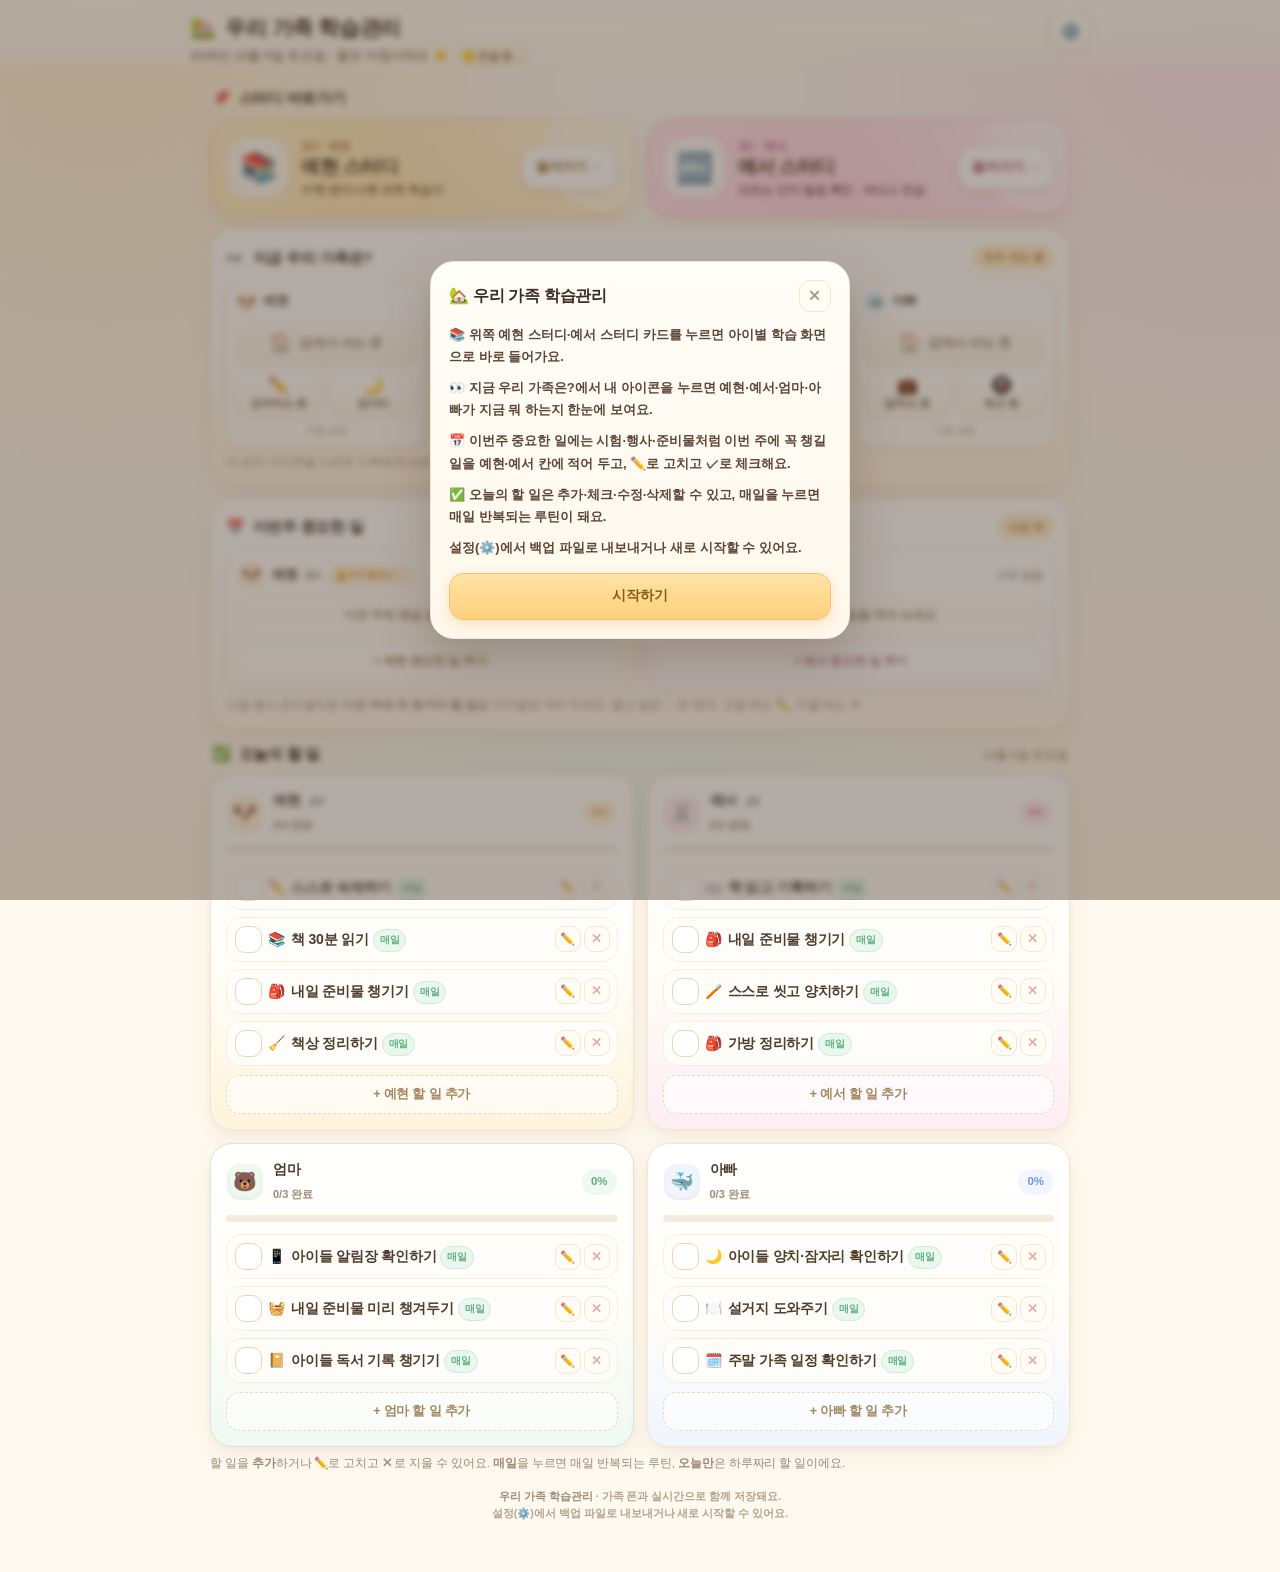
<file: index.html>
<!DOCTYPE html>
<html lang="ko">
<head>
<meta charset="utf-8">
<meta name="viewport" content="width=device-width, initial-scale=1, viewport-fit=cover">
<meta name="theme-color" content="#FFF9EF">
<meta name="description" content="엄마가 관리하는 우리 가족 학습·할 일 대시보드. 예현·예서 스터디 바로가기와 지금 우리 가족은?, 이번주 중요한 일, 오늘의 할 일.">
<meta name="robots" content="noindex, nofollow, noarchive" />
<meta name="referrer" content="no-referrer">
<meta name="apple-mobile-web-app-capable" content="yes">
<meta name="apple-mobile-web-app-status-bar-style" content="default">
<meta name="apple-mobile-web-app-title" content="우리 가족">
<meta name="format-detection" content="telephone=no">
<title>🏡 우리 가족 학습관리</title>
<link rel="icon" href="data:image/svg+xml,%3Csvg%20xmlns='http://www.w3.org/2000/svg'%20viewBox='0%200%20100%20100'%3E%3Ctext%20y='.9em'%20font-size='90'%3E%F0%9F%8F%A1%3C/text%3E%3C/svg%3E">
<style>
/* =========================================================
   우리 가족 학습관리 대시보드 — 예현·예서 먼저
   스터디 바로가기 + 지금 우리 가족은? + 이번주 중요한 일 + 오늘의 할 일
   ========================================================= */
:root{
  --bg:#FFF9EF;
  --card:#FFFDF8;
  --ink:#4A3A2E;
  --ink-strong:#3B2C21;
  --muted:#9C8A78;
  --line:#F2E5D3;
  --line-soft:#F8EEE0;

  --dog:#FFE7BE;
  --dog-deep:#E9A94E;
  --dog-soft:#FFF3DA;

  --rabbit:#FFDCE8;
  --rabbit-deep:#E97FA5;
  --rabbit-soft:#FFEDF4;

  --mint:#DFF3E5;
  --mint-deep:#5FAE80;
  --mint-soft:#EDF8F0;

  --sky:#E4EFFF;
  --sky-deep:#6E97D9;
  --sky-soft:#F0F5FF;

  --butter:#FFF0C4;
  --butter-deep:#D9A93C;

  --shadow:0 8px 22px rgba(168,132,86,.10), 0 2px 5px rgba(168,132,86,.06);
  --shadow-soft:0 3px 10px rgba(168,132,86,.07);
  --r:22px;
}

*{box-sizing:border-box;-webkit-tap-highlight-color:transparent;}
html{-webkit-text-size-adjust:100%;}
body{
  margin:0;
  color:var(--ink);
  font-family:-apple-system,BlinkMacSystemFont,"Apple SD Gothic Neo","Malgun Gothic","Noto Sans KR","Segoe UI",Roboto,sans-serif;
  font-size:15px;
  line-height:1.55;
  background-color:var(--bg);
  background-image:
    radial-gradient(circle at 8% 0%, #FFEFCF 0, rgba(255,239,207,0) 34%),
    radial-gradient(circle at 96% 3%, #FFE7EE 0, rgba(255,231,238,0) 30%),
    radial-gradient(circle at 50% 100%, #E9F7EE 0, rgba(233,247,238,0) 42%),
    linear-gradient(180deg,#FFFBF4 0%, #FFF6E9 100%);
  background-attachment:fixed;
  min-height:100vh;
  overflow-x:hidden;
  -webkit-font-smoothing:antialiased;
}
button{font:inherit;color:inherit;}
input,select{font:inherit;color:inherit;}
h1,h2,h3,p{margin:0;}
a{color:inherit;}

/* ---------- 상단 바 ---------- */
.topbar{
  position:sticky;top:0;z-index:40;
  background:linear-gradient(180deg,rgba(255,251,244,.97) 0%,rgba(255,250,241,.88) 72%,rgba(255,250,241,0) 100%);
  backdrop-filter:blur(10px);
  -webkit-backdrop-filter:blur(10px);
  padding:calc(12px + env(safe-area-inset-top)) 14px 8px;
}
.topbar-inner{
  max-width:900px;margin:0 auto;
  display:flex;align-items:flex-start;justify-content:space-between;gap:10px;
}
.brand h1{
  font-size:19px;font-weight:800;letter-spacing:-.4px;color:var(--ink-strong);word-break:keep-all;
}
.brand h1 span{margin-right:4px;}
.dateline{
  margin-top:2px;font-size:12.5px;color:var(--muted);font-weight:600;letter-spacing:-.1px;
  display:flex;align-items:center;flex-wrap:wrap;gap:5px;
}
/* 가족 실시간 동기화 상태 */
.sync-badge{
  display:inline-block;padding:1px 7px;border-radius:999px;
  font-size:10.5px;font-weight:700;letter-spacing:-.2px;line-height:1.5;
  color:#4E7F5F;background:#EAF6EE;border:1px solid #CFE9D8;
  white-space:nowrap;cursor:default;
}
.sync-badge[data-state="connecting"]{color:#8A7440;background:#FDF6E3;border-color:#F2E4BE;}
.sync-badge[data-state="offline"],
.sync-badge[data-state="error"]{color:#94663F;background:#FBF1E2;border-color:#F0DCC0;}
.topbar-actions{flex:0 0 auto;display:flex;align-items:center;gap:8px;}
.icon-btn{
  flex:0 0 auto;
  width:40px;height:40px;border-radius:14px;padding:0;
  border:1px solid var(--line);
  background:linear-gradient(180deg,#FFFFFF,#FFF8EC);
  box-shadow:var(--shadow-soft);
  font-size:17px;line-height:38px;
  display:block;text-align:center;
  cursor:pointer;transition:transform .12s ease;
}
.icon-btn:active{transform:scale(.94);}
@media (max-width:470px){ .brand h1{font-size:17px;} }

/* ---------- 레이아웃 ---------- */
.wrap{max-width:900px;margin:0 auto;padding:6px 14px 30px;}
.card{
  background:var(--card);
  border:1px solid var(--line);
  border-radius:var(--r);
  box-shadow:var(--shadow);
  padding:15px;
  position:relative;
  overflow:hidden;
}
.block{margin-top:12px;}
.card-head{
  display:flex;align-items:center;justify-content:space-between;gap:8px;
  margin-bottom:11px;
}
.card-head h2{
  flex:1 1 auto;min-width:0;
  font-size:15px;font-weight:800;letter-spacing:-.3px;color:var(--ink-strong);
}
.card-head h2 span{margin-right:4px;}
.pill{
  white-space:nowrap;font-size:10.5px;font-weight:800;color:#B0762B;
  background:#FFF0CE;border:1px solid #F6DCA4;border-radius:99px;padding:3px 9px;
}
.hint{font-size:11.5px;color:var(--muted);line-height:1.45;margin-top:8px;letter-spacing:-.1px;}

/* ---------- 스터디 바로가기 ---------- */
.study-sec{margin-top:4px;}
.study-sec > h2{
  font-size:15px;font-weight:800;letter-spacing:-.3px;color:var(--ink-strong);
  margin:2px 2px 9px;
}
.study-sec > h2 span{margin-right:4px;}
.study-grid{display:grid;grid-template-columns:1fr;gap:11px;}
.study-card{
  display:flex;align-items:center;gap:13px;
  padding:16px 15px;
  border-radius:24px;
  border:1px solid rgba(255,255,255,.9);
  text-decoration:none;
  box-shadow:var(--shadow);
  position:relative;overflow:hidden;
  transition:transform .13s ease,box-shadow .15s ease;
}
.study-card:active{transform:scale(.985);}
.study-card::after{
  content:"";position:absolute;right:-30px;top:-30px;width:120px;height:120px;border-radius:50%;
  background:rgba(255,255,255,.42);pointer-events:none;
}
.study-card.yehyun{
  background:
    radial-gradient(circle at 96% 0%, #FFF6DE 0, rgba(255,246,222,0) 60%),
    linear-gradient(135deg,#FFEFC7 0%,#FFE0A6 100%);
  border-color:#F3D399;
}
.study-card.yeseo{
  background:
    radial-gradient(circle at 96% 0%, #FFF0F6 0, rgba(255,240,246,0) 60%),
    linear-gradient(135deg,#FFE3EC 0%,#FFC9DC 100%);
  border-color:#F5B9CE;
}
.study-ico{
  flex:0 0 auto;width:54px;height:54px;border-radius:18px;
  display:grid;place-items:center;font-size:27px;line-height:1;
  background:rgba(255,255,255,.78);
  border:1px solid rgba(255,255,255,.95);
  box-shadow:inset 0 -2px 6px rgba(180,140,90,.10);
}
.study-body{flex:1 1 auto;min-width:0;position:relative;z-index:2;}
.study-kicker{
  display:block;font-size:10.5px;font-weight:800;letter-spacing:.2px;
  color:#A8823C;margin-bottom:1px;
}
.study-card.yeseo .study-kicker{color:#C05A85;}
.study-title{
  display:block;font-size:18px;font-weight:800;letter-spacing:-.5px;color:#4A3620;line-height:1.25;
}
.study-desc{
  display:block;margin-top:3px;font-size:11.5px;font-weight:700;color:#8A6E45;letter-spacing:-.2px;line-height:1.4;
  word-break:keep-all;overflow-wrap:break-word;
}
.study-card.yeseo .study-desc{color:#9A5A77;}
.study-go{
  flex:0 0 auto;position:relative;z-index:2;
  display:inline-flex;align-items:center;gap:3px;
  padding:10px 13px;border-radius:14px;
  background:#FFFFFF;color:#8A5E1B;
  font-size:12.5px;font-weight:800;letter-spacing:-.2px;white-space:nowrap;
  box-shadow:0 3px 9px rgba(180,140,80,.20);
}
.study-card.yeseo .study-go{color:#A63E67;}
@media (min-width:700px){
  .study-grid{grid-template-columns:1fr 1fr;gap:13px;}
  .study-card{padding:18px 17px;}
  .study-ico{width:60px;height:60px;font-size:30px;border-radius:20px;}
  .study-title{font-size:19px;}
  .study-desc{font-size:12px;}
}
@media (max-width:359px){
  .study-ico{width:46px;height:46px;font-size:23px;border-radius:15px;}
  .study-title{font-size:16px;}
  .study-go{padding:9px 10px;font-size:11.5px;}
}

/* ---------- 지금 우리 가족은? (상태판) ---------- */
.status-card{background:linear-gradient(180deg,#FFFFFF 0%,#FFFAF2 58%,#FFF3E2 100%);}
.status-grid{
  display:grid;grid-template-columns:repeat(2,minmax(0,1fr));gap:8px;
}
.st-tile{
  display:flex;flex-direction:column;gap:5px;min-width:0;
  padding:8px 7px 6px;border-radius:18px;
  border:1px solid var(--line);
  background:linear-gradient(180deg,#FFFFFF,#FFFCF6);
  box-shadow:var(--shadow-soft);
}
.st-top{display:flex;align-items:center;gap:5px;min-width:0;}
.st-avatar{
  flex:0 0 auto;width:24px;height:24px;border-radius:50%;
  display:flex;align-items:center;justify-content:center;
  font-size:14px;line-height:1;background:var(--soft,#FFF7E6);
  border:1px solid rgba(255,255,255,.9);
  box-shadow:inset 0 -2px 4px rgba(180,140,90,.10);
}
.st-name{
  min-width:0;font-size:12.5px;font-weight:800;color:#5C4A3B;letter-spacing:-.3px;
  white-space:nowrap;overflow:hidden;text-overflow:ellipsis;
}
.st-when{margin-left:auto;flex:0 0 auto;font-size:9.5px;font-weight:800;color:#B5A492;letter-spacing:-.1px;}
.st-now{
  display:flex;flex-direction:row;align-items:center;justify-content:center;gap:6px;
  width:100%;min-height:44px;padding:5px 6px;
  border-radius:15px;cursor:pointer;
  border:1px solid rgba(255,255,255,.85);
  background:var(--soft,#FFF7E6);
  box-shadow:inset 0 -2px 6px rgba(180,140,90,.08);
  transition:transform .12s ease,box-shadow .15s ease;
}
.st-now:active{transform:scale(.96);}
.st-now .st-icon{font-size:22px;line-height:1.05;}
.st-now .st-label{
  font-size:12px;font-weight:800;color:#4F3D2F;letter-spacing:-.3px;
  text-align:left;line-height:1.2;
}
.st-now.idle{background:linear-gradient(180deg,#FFFDF8,#FBF4E9);}
.st-now.idle .st-icon{font-size:19px;opacity:.62;}
.st-now.idle .st-label{color:#9C8A78;font-weight:700;}
.st-now.just{animation:popIn .4s ease-out;}
.st-btns{display:flex;gap:5px;}
.st-btn{
  flex:1 1 0;min-width:0;cursor:pointer;
  display:flex;flex-direction:column;align-items:center;justify-content:center;gap:1px;
  padding:4px 2px 3px;border-radius:13px;
  border:1px solid var(--line);
  background:linear-gradient(180deg,#FFFFFF,#FFF8ED);
  box-shadow:0 1px 2px rgba(168,132,86,.06);
  transition:transform .12s ease,background .15s ease,border-color .15s ease;
}
.st-btn .st-icon{font-size:17px;line-height:1.05;}
.st-btn .st-label{font-size:10px;font-weight:800;color:#7A695A;letter-spacing:-.3px;white-space:nowrap;}
.st-btn.on{
  background:linear-gradient(180deg,#FFF4DC,#FFE8BC);border-color:#F3D49B;
  box-shadow:0 3px 9px rgba(224,176,90,.28), inset 0 0 0 1px rgba(255,255,255,.7);
}
.st-btn.on .st-label{color:#8A5E1B;}
.st-btn:active{transform:scale(.95);}
.st-reset{
  border:none;background:none;cursor:pointer;padding:1px 0 1px;
  font-size:10px;font-weight:800;color:#B7A794;letter-spacing:-.2px;
  transition:color .15s ease;
}
.st-reset.on{color:#C6B7A4;}
.st-reset:active{color:#8A7663;}
@media (min-width:760px){
  .status-grid{grid-template-columns:repeat(4,minmax(0,1fr));gap:10px;}
  .st-now{min-height:48px;}
  .st-now .st-icon{font-size:25px;}
  .st-now .st-label{font-size:13px;}
  .st-btn .st-label{font-size:11px;}
}

/* ---------- 할 일 보드 ---------- */
.board-head{display:flex;align-items:flex-end;justify-content:space-between;gap:8px;margin:0 2px 9px;}
.board-head h2{font-size:15px;font-weight:800;letter-spacing:-.3px;color:var(--ink-strong);}
.board-head h2 span{margin-right:4px;}
.board-head .day{margin-left:auto;font-size:11.5px;font-weight:800;color:#B3A18C;white-space:nowrap;}
.checklists{display:grid;grid-template-columns:1fr;gap:11px;}
@media (min-width:760px){ .checklists{grid-template-columns:1fr 1fr;gap:13px;} }
.list-card{
  background:linear-gradient(180deg,#FFFFFF 0%, #FFFDF8 55%, var(--tint,#FFF8EC) 100%);
}
.list-card.mom-card{border-color:#CFE8D8;}
.list-head{display:flex;align-items:center;gap:9px;}
.list-avatar{
  width:38px;height:38px;border-radius:14px;flex:0 0 auto;
  display:flex;align-items:center;justify-content:center;font-size:19px;
  background:var(--tint,#FFF3DA);
  border:1px solid rgba(255,255,255,.9);
  box-shadow:inset 0 -2px 5px rgba(180,140,90,.10);
}
.list-title{flex:1;min-width:0;}
.list-title b{display:block;font-size:14px;font-weight:800;letter-spacing:-.3px;color:#4E3C2D;}
.list-title b i{font-size:11px;font-weight:700;color:var(--muted);margin-left:3px;}
.list-title span{font-size:11px;color:var(--muted);font-weight:700;}
.pct-chip{
  white-space:nowrap;font-size:11.5px;font-weight:800;color:var(--deep,#8A6C4A);
  background:var(--tint,#FFF3DA);border:1px solid rgba(255,255,255,.9);
  padding:4px 9px;border-radius:99px;flex:0 0 auto;
}
.progress{height:7px;border-radius:99px;background:#F5EBDD;overflow:hidden;margin:10px 0 12px;}
.progress i{
  display:block;height:100%;border-radius:99px;
  background:linear-gradient(90deg,#FCE0A8,var(--deep,#E9A94E));
  transition:width .35s cubic-bezier(.3,1.2,.5,1);
}
.tasks{display:grid;gap:7px;}
.task-row{
  display:flex;align-items:center;gap:6px;
  padding:8px 7px 8px 8px;
  background:#FFFDF9;
  border:1px solid var(--line-soft);
  border-radius:15px;
  transition:background .15s ease,border-color .15s ease;
}
.task-row.done{background:var(--mint-soft);border-color:#D8EEE0;}
.check{
  width:27px;height:27px;flex:0 0 27px;border-radius:10px;cursor:pointer;
  border:1.8px solid #E6D6BF;background:#FFFFFF;
  display:grid;place-items:center;
  color:transparent;font-size:15px;font-weight:800;line-height:1;
  transition:transform .12s ease,background .15s ease,border-color .15s ease,color .15s ease;
}
.check:active{transform:scale(.9);}
.check.on{
  background:linear-gradient(180deg,#A8E0BC,#79C795);
  border-color:#6ABF8A;color:#FFFFFF;
  box-shadow:0 2px 5px rgba(110,190,145,.35);
}
.task-emoji{font-size:14px;flex:0 0 auto;}
.task-main{flex:1 1 auto;min-width:0;display:block;}
.task-text{
  font-size:13.5px;font-weight:700;color:#4E3C2D;letter-spacing:-.2px;
  overflow-wrap:anywhere;
}
.task-main .routine-chip{display:inline-block;vertical-align:middle;margin-left:4px;}
.task-row.done .task-text{color:#8FA695;text-decoration:line-through;text-decoration-thickness:1.5px;}
.routine-chip{
  flex:0 0 auto;font-size:9.5px;font-weight:800;letter-spacing:-.2px;
  padding:3px 6px;border-radius:99px;cursor:pointer;
  border:1px solid #F0E4D2;background:#FFFBF4;color:#B4A28E;
}
.routine-chip.on{background:#EAF7EE;border-color:#CDEBD9;color:#5FAE80;}
.mini-btn{
  flex:0 0 auto;width:26px;height:26px;border-radius:9px;cursor:pointer;
  border:1px solid #F2E7D7;background:#FFFCF6;
  font-size:12px;line-height:1;display:flex;align-items:center;justify-content:center;
  color:#A3937F;padding:0;transition:transform .12s ease,background .15s ease;
}
.mini-btn:active{transform:scale(.9);}
.mini-btn.del{color:#D9A9A0;}
.mini-btn.edit{color:#C4A87A;}
.task-actions{flex:0 0 auto;display:flex;align-items:center;gap:3px;}
.mini-btn.ok{width:auto;min-width:44px;padding:0 10px;height:30px;background:linear-gradient(180deg,#A8E0BC,#79C795);border-color:#6ABF8A;color:#fff;font-weight:800;font-size:12px;}
.add-btn{
  width:100%;margin-top:9px;padding:9px;border-radius:14px;cursor:pointer;
  border:1.5px dashed #EBD9BF;background:rgba(255,255,255,.6);
  font-size:12.5px;font-weight:800;color:#A2865F;letter-spacing:-.2px;
}
.add-btn:active{transform:scale(.99);}
.add-row{
  display:flex;align-items:center;gap:6px;padding:7px;border-radius:14px;
  background:#FFFCF4;border:1.5px solid #F3E2C8;
}
.task-input{
  flex:1;min-width:0;padding:8px 10px;border-radius:11px;
  border:1px solid #EFE0CB;background:#fff;font-size:13px;font-weight:700;color:var(--ink);
  outline:none;
}
.task-input:focus{border-color:#F0C88A;box-shadow:0 0 0 3px rgba(240,200,138,.22);}
.routine-toggle{
  flex:0 0 auto;display:flex;align-items:center;gap:3px;
  font-size:10.5px;font-weight:800;color:#8FA695;
}
.routine-toggle input{width:14px;height:14px;accent-color:#79C795;}
.task-row.editing{background:#FFFCF4;border-color:#F3E2C8;}
.empty{
  font-size:12px;color:var(--muted);text-align:center;padding:12px 6px;
  background:#FFFCF6;border:1.5px dashed #F0E4D2;border-radius:14px;
}
.done-note{
  margin-top:9px;font-size:11.5px;font-weight:800;color:#5FAE80;text-align:center;
  background:#EDF9F1;border:1px solid #D3EEE0;border-radius:12px;padding:6px;
  animation:popIn .35s ease-out;letter-spacing:-.2px;
}

/* ---------- 이번주 중요한 일 ---------- */
.week-card{background:linear-gradient(180deg,#FFFFFF 0%,#FFFDF7 55%,#FFF6EA 100%);}
.week-grid{display:grid;grid-template-columns:1fr;gap:11px;}
@media (min-width:760px){ .week-grid{grid-template-columns:1fr 1fr;gap:13px;} }
.week-col{
  display:flex;flex-direction:column;min-width:0;
  padding:10px 10px 9px;border-radius:18px;
  border:1px solid var(--line);
  background:linear-gradient(180deg,#FFFFFF,#FFFBF0);
  box-shadow:var(--shadow-soft);
}
.week-col.yeseo{background:linear-gradient(180deg,#FFFFFF,#FFF8FB);}
.week-head{display:flex;align-items:center;gap:7px;margin-bottom:8px;}
.week-avatar{
  flex:0 0 auto;width:28px;height:28px;border-radius:10px;
  display:flex;align-items:center;justify-content:center;font-size:15px;
  background:var(--tint,#FFF3DA);border:1px solid rgba(255,255,255,.9);
  box-shadow:inset 0 -2px 4px rgba(180,140,90,.10);
}
.week-name{font-size:13px;font-weight:800;color:#4E3C2D;letter-spacing:-.3px;white-space:nowrap;}
.week-name i{font-style:normal;font-size:10.5px;font-weight:700;color:var(--muted);margin-left:3px;}
/* 이름 옆 알림장 바로가기 (하이클래스·학교종이) */
.week-notice{
  flex:0 0 auto;display:inline-flex;align-items:center;gap:1px;
  padding:4px 8px 4px 7px;border-radius:99px;min-height:22px;
  font-size:10px;font-weight:800;letter-spacing:-.3px;line-height:1.2;
  text-decoration:none;white-space:nowrap;
  color:var(--deep,#A2865F);background:var(--tint,#FFF3DA);
  border:1px solid rgba(255,255,255,.95);
  box-shadow:0 1px 2px rgba(150,115,70,.16);
}
.week-notice:active{transform:scale(.95);}
.week-notice .week-notice-arrow{font-size:8.5px;font-weight:900;opacity:.7;margin-left:1px;}
.week-count{margin-left:auto;flex:0 0 auto;font-size:10.5px;font-weight:800;color:#B3A18C;letter-spacing:-.1px;}
.week-list{display:grid;gap:6px;margin-bottom:8px;}
.week-row{
  display:flex;align-items:center;gap:6px;padding:7px 6px 7px 7px;
  background:#FFFDF9;border:1px solid var(--line-soft);border-radius:13px;
}
.week-row.done{background:var(--mint-soft);border-color:#D8EEE0;}
.week-row.editing{background:#FFFCF4;border-color:#F3E2C8;}
.week-row .check{width:25px;height:25px;flex:0 0 25px;border-radius:9px;font-size:13px;}
.week-text{flex:1 1 auto;min-width:0;font-size:13px;font-weight:700;color:#4E3C2D;letter-spacing:-.2px;overflow-wrap:anywhere;line-height:1.4;}
.week-row.done .week-text{color:#8FA695;text-decoration:line-through;text-decoration-thickness:1.5px;}
.week-row .mini-btn{width:24px;height:24px;border-radius:8px;font-size:11px;}
.week-empty{
  font-size:11.5px;color:var(--muted);text-align:center;font-weight:700;
  padding:9px 6px;background:#FFFCF6;border:1.5px dashed #F0E4D2;border-radius:12px;
}
.week-add{
  width:100%;margin-top:auto;padding:8px;border-radius:12px;cursor:pointer;
  border:1.5px dashed #EBD9BF;background:rgba(255,255,255,.6);
  font-size:12px;font-weight:800;color:#A2865F;letter-spacing:-.2px;
}
.week-add:active{transform:scale(.99);}
.week-col.yeseo .week-add{color:#B47A94;border-color:#F2D7E2;}
.week-add-row{
  display:flex;align-items:center;gap:5px;margin-top:auto;padding:6px;border-radius:13px;
  background:#FFFCF4;border:1.5px solid #F3E2C8;
}
.week-input{
  flex:1;min-width:0;padding:7px 9px;border-radius:10px;
  border:1px solid #EFE0CB;background:#fff;font-size:12.5px;font-weight:700;color:var(--ink);outline:none;
}
.week-input:focus{border-color:#F0C88A;box-shadow:0 0 0 3px rgba(240,200,138,.22);}

/* ---------- 애니메이션 ---------- */
@keyframes popIn{
  0%{transform:scale(.7);opacity:0;}
  70%{transform:scale(1.06);opacity:1;}
  100%{transform:scale(1);opacity:1;}
}
@keyframes fadeIn{from{opacity:0;}to{opacity:1;}}
@keyframes modalIn{from{transform:translateY(16px) scale(.96);opacity:0;}to{transform:none;opacity:1;}}

/* ---------- 모달 ---------- */
.modal{position:fixed;inset:0;z-index:80;display:grid;place-items:center;padding:16px;}
.modal[hidden]{display:none;}
.modal-bg{position:absolute;inset:0;background:rgba(74,58,46,.42);backdrop-filter:blur(3px);-webkit-backdrop-filter:blur(3px);animation:fadeIn .2s ease-out;}
.modal-card{
  position:relative;z-index:2;width:100%;max-width:420px;
  max-height:86vh;overflow-y:auto;-webkit-overflow-scrolling:touch;
  background:linear-gradient(180deg,#FFFDF8,#FFF8EC);
  border:1px solid #F6E7D2;border-radius:24px;
  box-shadow:0 20px 50px rgba(90,66,40,.28);
  padding:18px;
  animation:modalIn .3s cubic-bezier(.2,1.3,.4,1);
}
.modal-head{display:flex;align-items:center;justify-content:space-between;gap:8px;margin-bottom:12px;}
.modal-head h3{font-size:16px;font-weight:800;letter-spacing:-.3px;color:var(--ink-strong);}
.modal-x{
  width:32px;height:32px;border-radius:11px;cursor:pointer;
  border:1px solid var(--line);background:#FFFCF6;color:#A3937F;
  font-size:14px;line-height:1;display:flex;align-items:center;justify-content:center;flex:0 0 auto;
}
.modal-body{font-size:13px;}
.set-row{
  display:flex;align-items:center;justify-content:space-between;gap:10px;
  padding:10px 0;border-bottom:1px dashed var(--line);
}
.set-row:last-child{border-bottom:none;}
.set-label{font-size:13px;font-weight:800;color:#57432F;}
.set-desc{font-size:11px;color:var(--muted);font-weight:600;margin-top:1px;}
.set-actions{display:flex;gap:7px;flex-wrap:wrap;margin-top:6px;}
.note-box{
  font-size:11.5px;color:#8A7A67;background:#FFF7E8;border:1px solid #F6E7C9;
  border-radius:13px;padding:9px 11px;line-height:1.5;margin-top:12px;
}
.btn{
  border-radius:14px;border:1px solid var(--line);
  padding:11px 14px;cursor:pointer;
  font-size:13.5px;font-weight:800;letter-spacing:-.2px;
  display:flex;align-items:center;justify-content:center;gap:5px;
  transition:transform .12s ease,filter .15s ease;
  box-shadow:var(--shadow-soft);
}
.btn:active{transform:scale(.97);}
.btn-primary{
  flex:1;background:linear-gradient(180deg,#FFE3A8,#FFD07B);border-color:#F2C36D;color:#8A5A16;
  box-shadow:0 4px 12px rgba(233,169,78,.30);
}
.btn-ghost{background:linear-gradient(180deg,#FFFFFF,#FFF8ED);color:#8A7663;}

/* ---------- 토스트 ---------- */
.toasts{
  position:fixed;left:0;right:0;bottom:calc(16px + env(safe-area-inset-bottom));z-index:90;
  display:flex;flex-direction:column;align-items:center;gap:6px;pointer-events:none;
  padding:0 14px;
}
.toast{
  max-width:340px;
  background:rgba(74,58,46,.94);color:#FFF8EC;
  font-size:12.5px;font-weight:800;letter-spacing:-.2px;
  padding:9px 14px;border-radius:99px;
  box-shadow:0 8px 20px rgba(74,58,46,.3);
  animation:toastIn .28s cubic-bezier(.2,1.4,.4,1), toastOut .3s ease-in 2.3s forwards;
}
@keyframes toastIn{from{transform:translateY(14px) scale(.94);opacity:0;}to{transform:none;opacity:1;}}
@keyframes toastOut{to{transform:translateY(8px) scale(.96);opacity:0;}}

/* ---------- 푸터 ---------- */
.foot{
  max-width:900px;margin:16px auto 0;padding:0 4px 10px;
  font-size:10.5px;color:#B2A28E;text-align:center;line-height:1.6;font-weight:600;
}
.foot b{color:#9C8A78;}

@media (min-width:760px){
  body{font-size:15.5px;}
  .brand h1{font-size:21px;}
  .wrap{padding:8px 20px 40px;}
  .task-text{font-size:14px;}
}

@media (prefers-reduced-motion:reduce){
  *,*::before,*::after{animation-duration:.001s !important;animation-iteration-count:1 !important;transition-duration:.001s !important;}
}
</style>
</head>
<body>
<header class="topbar">
  <div class="topbar-inner">
    <div class="brand">
      <h1><span aria-hidden="true">🏡</span> 우리 가족 학습관리</h1>
      <p class="dateline"><span id="dateline">오늘</span><span class="sync-badge" id="sync-badge" data-state="connecting" title="가족 클라우드에 연결하는 중">🟡 연결 중…</span></p>
    </div>
    <div class="topbar-actions">
      <button class="icon-btn" id="btn-settings" data-act="settings" aria-label="설정 열기">⚙️</button>
    </div>
  </div>
</header>

<main class="wrap">
  <section class="study-sec" aria-label="스터디 바로가기">
    <h2><span aria-hidden="true">📌</span> 스터디 바로가기</h2>
    <div class="study-grid">
      <a class="study-card yehyun" href="./study/?v=20261126" aria-label="예현 스터디 열기">
        <span class="study-ico" aria-hidden="true">📚</span>
        <span class="study-body">
          <span class="study-kicker">초4 · 예현</span>
          <span class="study-title">예현 스터디</span>
          <span class="study-desc">수학·영어·사회·과학 학습지</span>
        </span>
        <span class="study-go" aria-hidden="true">들어가기 →</span>
      </a>
      <a class="study-card yeseo" href="./yeseo/?v=20261126" aria-label="예서 스터디 열기">
        <span class="study-ico" aria-hidden="true">🔤</span>
        <span class="study-body">
          <span class="study-kicker">초1 · 예서</span>
          <span class="study-title">예서 스터디</span>
          <span class="study-desc">모르는 단어 발음 확인 · 파닉스 연습</span>
        </span>
        <span class="study-go" aria-hidden="true">들어가기 →</span>
      </a>
    </div>
  </section>

  <section class="card block status-card" aria-label="지금 우리 가족은?">
    <div class="card-head">
      <h2><span aria-hidden="true">👀</span> 지금 우리 가족은?</h2>
      <span class="pill" id="status-pill">모두 쉬는 중</span>
    </div>
    <div class="status-grid" id="status-grid"></div>
    <p class="hint">내 칸의 아이콘을 누르면 가족에게 바로 보여요. 같은 상태를 한 번 더 누르면 <b>🏠 집에서 쉬는 중</b>으로 돌아가요.</p>
  </section>

  <section class="card block week-card" aria-label="이번주 중요한 일">
    <div class="card-head">
      <h2><span aria-hidden="true">📅</span> 이번주 중요한 일</h2>
      <span class="pill" id="week-pill">예현 0 · 예서 0</span>
    </div>
    <div class="week-grid" id="week-grid"></div>
    <p class="hint">시험·행사·준비물처럼 <b>이번 주에 꼭 챙겨야 할 일</b>을 아이별로 적어 두세요. 끝난 일은 ✓로 체크, 고칠 때는 ✏️, 지울 때는 ✕.</p>
  </section>

  <section class="block" aria-label="오늘의 할 일">
    <div class="board-head">
      <h2><span aria-hidden="true">✅</span> 오늘의 할 일</h2>
      <span class="day" id="board-day"></span>
    </div>
    <div class="checklists" id="checklists"></div>
    <p class="hint">할 일을 <b>추가</b>하거나 ✏️로 고치고 ✕로 지울 수 있어요. <b>매일</b>을 누르면 매일 반복되는 루틴, <b>오늘만</b>은 하루짜리 할 일이에요.</p>
  </section>

  <p class="foot">
    <b>우리 가족 학습관리</b> · 가족 폰과 실시간으로 함께 저장돼요.<br>
    설정(⚙️)에서 백업 파일로 내보내거나 새로 시작할 수 있어요.
  </p>
</main>

<noscript>
  <div class="wrap"><div class="card"><b>자바스크립트를 켜 주세요</b><p class="hint">이 대시보드는 할 일과 가족 상태를 기억하려고 자바스크립트를 사용해요. 브라우저 설정에서 자바스크립트를 켜면 바로 쓸 수 있어요.</p></div></div>
</noscript>

<div class="toasts" id="toasts" aria-live="polite"></div>

<!-- 설정 -->
<div class="modal" id="modal-settings" hidden>
  <div class="modal-bg" data-close="1"></div>
  <div class="modal-card" role="dialog" aria-modal="true" aria-labelledby="set-title">
    <div class="modal-head">
      <h3 id="set-title">⚙️ 설정</h3>
      <button class="modal-x" data-act="close" data-close="1" aria-label="닫기">✕</button>
    </div>
    <div class="modal-body">
      <div class="set-row">
        <div>
          <div class="set-label">자동 저장</div>
          <div class="set-desc" id="set-saved">아직 저장 기록이 없어요</div>
        </div>
        <span style="font-size:18px;" aria-hidden="true">💾</span>
      </div>
      <div class="set-row" style="display:block;">
        <div class="set-label">데이터 관리</div>
        <div class="set-desc">백업 파일(JSON)로 보관하거나 다른 기기에서 불러올 수 있어요.</div>
        <div class="set-actions">
          <button class="btn btn-ghost" data-act="export" style="padding:8px 11px;font-size:12px;">📤 내보내기</button>
          <button class="btn btn-ghost" data-act="import" style="padding:8px 11px;font-size:12px;">📥 불러오기</button>
          <button class="btn btn-ghost" data-act="reset" style="padding:8px 11px;font-size:12px;color:#C4796E;">🧹 처음부터</button>
        </div>
        <input type="file" id="import-file" accept="application/json,.json" hidden>
      </div>
      <div class="note-box">
        📱 <b>폰 홈 화면에 추가</b>하면 앱처럼 바로 열려요. 아이폰은 Safari 공유 → '홈 화면에 추가', 갤럭시는 Chrome 오른쪽 위 ⋮ → '홈 화면에 추가'.
      </div>
      <div class="note-box">
        가족 폰과 <b>실시간으로 같은 내용</b>을 봐요. 저장은 이 기기(브라우저)에도 되고, 가족 클라우드(Supabase)에도 함께 되어 다른 폰에서 바꾼 내용이 새로고침 없이 나타납니다. 인터넷이 끊겨도 이 기기에는 그대로 저장돼요.
      </div>
    </div>
  </div>
</div>

<!-- 확인 -->
<div class="modal" id="modal-confirm" hidden>
  <div class="modal-bg" data-close="1"></div>
  <div class="modal-card" role="dialog" aria-modal="true" aria-labelledby="confirm-title" style="max-width:340px;">
    <div class="modal-head">
      <h3 id="confirm-title">확인</h3>
      <button class="modal-x" data-act="close" data-close="1" aria-label="닫기">✕</button>
    </div>
    <div class="modal-body">
      <p id="confirm-text" style="font-size:13px;font-weight:700;color:#5C4636;line-height:1.55;"></p>
      <div class="set-actions" style="margin-top:14px;">
        <button class="btn btn-ghost" data-act="confirm-cancel" style="flex:1;">취소</button>
        <button class="btn btn-primary" data-act="confirm-ok" style="flex:1;">확인</button>
      </div>
    </div>
  </div>
</div>

<!-- 첫 사용 안내 -->
<div class="modal" id="modal-intro" hidden>
  <div class="modal-bg" data-close="1"></div>
  <div class="modal-card" role="dialog" aria-modal="true" aria-labelledby="intro-title">
    <div class="modal-head">
      <h3 id="intro-title">🏡 우리 가족 학습관리</h3>
      <button class="modal-x" data-act="close" data-close="1" aria-label="닫기">✕</button>
    </div>
    <div class="modal-body" style="font-size:13px;line-height:1.7;font-weight:600;color:#5C4636;">
      <p style="margin-bottom:9px;">📚 위쪽 <b>예현 스터디</b>·<b>예서 스터디</b> 카드를 누르면 아이별 학습 화면으로 바로 들어가요.</p>
      <p style="margin-bottom:9px;">👀 <b>지금 우리 가족은?</b>에서 내 아이콘을 누르면 예현·예서·엄마·아빠가 지금 뭐 하는지 한눈에 보여요.</p>
      <p style="margin-bottom:9px;">📅 <b>이번주 중요한 일</b>에는 시험·행사·준비물처럼 이번 주에 꼭 챙길 일을 예현·예서 칸에 적어 두고, ✏️로 고치고 ✓로 체크해요.</p>
      <p style="margin-bottom:9px;">✅ <b>오늘의 할 일</b>은 추가·체크·수정·삭제할 수 있고, <b>매일</b>을 누르면 매일 반복되는 루틴이 돼요.</p>
      <p>설정(⚙️)에서 백업 파일로 내보내거나 새로 시작할 수 있어요.</p>
      <button class="btn btn-primary" data-act="close" data-close="1" style="width:100%;margin-top:14px;">시작하기</button>
    </div>
  </div>
</div>

<script src="./cloud-sync.js"></script>
<script>
'use strict';
/* =========================================================================
   우리 가족 학습관리 대시보드 v2.1 (아이들 먼저 보이는 순서)
   - 스터디 바로가기(예현 ./study/?v=날짜, 예서 ./yeseo/?v=날짜) + 가족 상태판 + 오늘의 할 일
     · ?v= 는 사파리 캐시 우회용. 스터디 페이지 HTML을 크게 고쳤을 때만 날짜를 올리면 되고,
       학습지 목록은 study/materials.json 만 고치면 항상 최신으로 불러옵니다.
   - 기존 v1 저장소(family-dashboard:v1)의 상태·할 일 데이터를 그대로 이어받습니다.
     (펫·경험치·도장·타이머·미션·응원 보드는 제거, members[].tasks / statuses 는 유지)
   - 단일 HTML · 외부 라이브러리/CDN 없이 동작
   ========================================================================= */

/* ------------------------- 0. 작은 도우미 ------------------------- */
function $(id) { return document.getElementById(id); }

var ESC_MAP = { '&': '&amp;', '<': '&lt;', '>': '&gt;', '"': '&quot;', "'": '&#39;' };
function esc(s) {
  return String(s === null || s === undefined ? '' : s).replace(/[&<>"']/g, function (c) { return ESC_MAP[c]; });
}
function pad2(n) { return (n < 10 ? '0' : '') + n; }
function clamp(n, a, b) { return Math.max(a, Math.min(b, n)); }
function uid() { return 't' + Date.now().toString(36) + Math.random().toString(36).slice(2, 6); }

var WEEKDAY_KO = ['일', '월', '화', '수', '목', '금', '토'];

function dateKey(d) {
  var x = d || new Date();
  return x.getFullYear() + '-' + pad2(x.getMonth() + 1) + '-' + pad2(x.getDate());
}
function fmtDateLong(d) {
  return d.getFullYear() + '년 ' + (d.getMonth() + 1) + '월 ' + d.getDate() + '일 ' + WEEKDAY_KO[d.getDay()] + '요일';
}
function fmtAmpm(iso) {
  var d = new Date(iso);
  if (isNaN(d.getTime())) return '';
  var h = d.getHours();
  var ap = h < 12 ? '오전' : '오후';
  var hh = h % 12;
  if (hh === 0) hh = 12;
  return ap + ' ' + hh + ':' + pad2(d.getMinutes());
}

/* ------------------------- 1. 가족 ------------------------- */
/* 아이들이 먼저 보이도록 순서를 예현 → 예서 → 엄마 → 아빠로 둡니다.
   (넓은 화면에서는 두 칸씩: 첫 줄 예현·예서, 아랫줄 엄마·아빠) */
/* 아이폰인지 판별 — 알림장 링크를 아이폰에서만 앱 경로(Universal Link)로 보냅니다. */
var IS_IOS = /iPhone|iPad|iPod/.test(navigator.userAgent) ||
  (navigator.platform === 'MacIntel' && navigator.maxTouchPoints > 1);

var MEMBERS = [
  { id: 'yehyun', name: '예현', sub: '초4', emoji: '🐶', tint: '#FFE9BE', soft: '#FFF4DC', deep: '#DBA044',
    /* 이번주 중요한 일 머리말의 알림장 바로가기
       하이클래스 앱이 Universal Link로 가져가는 경로는 /sru/*, /m/* 두 가지뿐입니다(hiclass.net AASA 기준).
       - 아이폰: /m/ 로 보내 앱이 열리게 합니다. 루트 '/'·/main/* 는 앱이 가져가지 않아 웹으로만 열립니다.
         새 탭(target="_blank")이면 사파리가 앱으로 넘기지 않으므로 같은 탭으로 엽니다.
       - 아이폰 밖(갤럭시·PC): 앱으로 넘어가지 않는 /m/ 대신 로그인 상태의 알림장 피드(/main/home)로 엽니다. */
    notice: { emoji: '🔔', label: '하이클래스',
      href: 'https://www.hiclass.net/main/home',
      iosHref: 'https://www.hiclass.net/m/' } },
  { id: 'yeseo',  name: '예서', sub: '초1', emoji: '🐰', tint: '#FFDDE8', soft: '#FFEDF4', deep: '#E4789F',
    notice: { emoji: '🔔', label: '학교종이', href: 'https://schoolbell-e.com/ko/main/group/360682/boards/classnews' } },
  { id: 'mom',    name: '엄마', sub: '',    emoji: '🐻', tint: '#DFF1E3', soft: '#EFF9F2', deep: '#5FAE80' },
  { id: 'dad',    name: '아빠', sub: '',    emoji: '🐳', tint: '#E4EFFF', soft: '#F0F5FF', deep: '#6E97D9' }
];

/* 기기에 맞는 알림장 주소 — iosHref가 있으면 아이폰에서만 그 주소를 씁니다. */
function noticeHref(notice) {
  if (!notice) return '';
  return (IS_IOS && notice.iosHref) ? notice.iosHref : notice.href;
}

var MEMBER_MAP = {};
MEMBERS.forEach(function (m) { MEMBER_MAP[m.id] = m; });
function memberById(id) { return MEMBER_MAP[id] || null; }

/* ------------------------- 1-1. 현재 상태 아이콘 ------------------------- */
var STATUS_HOME = { key: 'home', emoji: '🏠', label: '집에서 쉬는 중' };
var STATUS_SETS = {
  dad: [
    { key: 'work',    emoji: '💼', label: '일하는 중' },
    { key: 'commute', emoji: '🚇', label: '퇴근 중' }
  ],
  mom: [
    { key: 'work', emoji: '💻', label: '일하는 중' },
    { key: 'cook', emoji: '🍳', label: '식사준비' }
  ],
  yehyun: [
    { key: 'study', emoji: '✏️', label: '공부하는 중' },
    { key: 'sleep', emoji: '🌙', label: '잠자리' }
  ],
  yeseo: [
    { key: 'study', emoji: '✏️', label: '공부하는 중' },
    { key: 'sleep', emoji: '🌙', label: '잠자리' }
  ]
};

function statusOptions(id) { return STATUS_SETS[id] || []; }

function statusFind(id, key) {
  if (!key || key === 'home') return STATUS_HOME;
  var list = statusOptions(id);
  for (var i = 0; i < list.length; i++) {
    if (list[i].key === key) return list[i];
  }
  return STATUS_HOME;
}

function statusOf(id) {
  var all = (Store.state && Store.state.statuses) || {};
  var rec = all[id];
  if (!rec || typeof rec !== 'object') return { key: 'home', at: null };
  var opt = statusFind(id, rec.key);
  return { key: opt.key, at: (opt.key === 'home' ? null : (typeof rec.at === 'string' ? rec.at : null)) };
}

function statusAgo(at) {
  if (!at) return '';
  var t = Date.parse(at);
  if (!isFinite(t)) return '';
  var m = Math.floor((Date.now() - t) / 60000);
  if (m < 1) return '방금';
  if (m < 60) return m + '분 전';
  var h = Math.floor(m / 60);
  if (h < 24) return h + '시간 전';
  return Math.floor(h / 24) + '일 전';
}

/* 상태 바꾸기: 같은 상태를 다시 누르면 기본(집에서 쉬는 중)으로 */
function setStatus(id, key) {
  if (!memberById(id)) return;
  var want = statusFind(id, key).key;
  var cur = statusOf(id).key;
  var next = (want !== 'home' && want === cur) ? 'home' : want;
  ui.statusFx = { member: id, at: Date.now() };
  Store.commit(function () {
    Store.state.statuses = Store.state.statuses || {};
    Store.state.statuses[id] = {
      key: next,
      at: (next === 'home' ? null : new Date().toISOString())
    };
  });
  var m = memberById(id);
  toast(m.name + ' · ' + statusFind(id, next).label);
}

/* ------------------------- 2. 기본 할 일 ------------------------- */
var DEFAULT_TASKS = {
  yehyun: [
    { text: '스스로 숙제하기', emoji: '✏️' },
    { text: '책 30분 읽기', emoji: '📚' },
    { text: '내일 준비물 챙기기', emoji: '🎒' },
    { text: '책상 정리하기', emoji: '🧹' }
  ],
  yeseo: [
    { text: '책 읽고 기록하기', emoji: '📖' },
    { text: '내일 준비물 챙기기', emoji: '🎒' },
    { text: '스스로 씻고 양치하기', emoji: '🪥' },
    { text: '가방 정리하기', emoji: '🎒' }
  ],
  mom: [
    { text: '아이들 알림장 확인하기', emoji: '📱' },
    { text: '내일 준비물 미리 챙겨두기', emoji: '🧺' },
    { text: '아이들 독서 기록 챙기기', emoji: '📔' }
  ],
  dad: [
    { text: '아이들 양치·잠자리 확인하기', emoji: '🌙' },
    { text: '설거지 도와주기', emoji: '🍽️' },
    { text: '주말 가족 일정 확인하기', emoji: '🗓️' }
  ]
};

var EMOJI_RULES = [
  ['숙제', '✏️'], ['문제집', '📘'], ['수학', '➗'], ['영어', '🔤'], ['책', '📚'], ['독서', '📖'],
  ['일기', '📝'], ['글쓰기', '🖊️'], ['그림', '🎨'], ['미술', '🎨'], ['피아노', '🎹'], ['바이올린', '🎻'],
  ['준비물', '🎒'], ['가방', '🎒'], ['정리', '🧹'], ['책상', '🧺'], ['방', '🛏️'], ['청소', '🧽'],
  ['씻', '🪥'], ['양치', '🪥'], ['샤워', '🚿'], ['옷', '👕'], ['운동', '⚽'], ['줄넘기', '🪢'],
  ['알림장', '📱'], ['설거지', '🍽️'], ['빨래', '🧺'], ['요리', '🍳'], ['장보기', '🛒'],
  ['잠', '🌙'], ['칭찬', '💛'], ['인사', '🙋'], ['물', '💧'], ['가족', '🏡'], ['산책', '🚶'],
  ['단어', '🔤'], ['파닉스', '🔤'], ['받아쓰기', '📝'], ['구구단', '🔢']
];
function guessEmoji(text) {
  var str = String(text || '');
  var best = null;
  var bestAt = 999;
  for (var i = 0; i < EMOJI_RULES.length; i++) {
    var at = str.indexOf(EMOJI_RULES[i][0]);
    if (at < 0) continue;
    if (at < bestAt || (at === bestAt && best && EMOJI_RULES[i][0].length > best[0].length)) {
      best = EMOJI_RULES[i];
      bestAt = at;
    }
  }
  return best ? best[1] : '✅';
}

/* ------------------------- 4. 상태 저장소 ------------------------- */
/* 기존 v1 과 같은 키를 그대로 씁니다(할 일·상태 데이터 이어받기). */
var STORAGE_KEY = 'family-dashboard:v1';

function defaultState() {
  var members = {};
  var statuses = {};
  MEMBERS.forEach(function (m) {
    members[m.id] = {
      tasks: (DEFAULT_TASKS[m.id] || []).map(function (t) {
        return { id: uid(), text: t.text, emoji: t.emoji, routine: true, done: false };
      })
    };
    statuses[m.id] = { key: 'home', at: null };
  });
  return {
    v: 2,
    today: dateKey(),
    members: members,
    statuses: statuses,
    /* 이번주 중요한 일 — 아이 둘 칸. 예현(노랑) · 예서(분홍) */
    weeklyImportant: { yehyun: [], yeseo: [] },
    settings: {},
    seenIntro: false,
    createdAt: Date.now()
  };
}

function numOr(v, fallback) {
  var n = Number(v);
  return isFinite(n) ? n : fallback;
}

/* 이번주 중요한 일 목록 정리
   - 기존 DB/백업에 weeklyImportant 가 없어도 빈 배열로 안전하게 시작합니다.
   - 문자열("수학 시험")과 { id, text, done } 객체 둘 다 받아 줍니다. */
var WEEK_MEMBERS = ['yehyun', 'yeseo'];
var WEEK_TEXT_MAX = 60;

function emptyWeekly() { return { yehyun: [], yeseo: [] }; }

function sanitizeWeekly(raw) {
  var out = emptyWeekly();
  if (!raw || typeof raw !== 'object') return out;
  WEEK_MEMBERS.forEach(function (key) {
    var src = raw[key];
    if (Object.prototype.toString.call(src) !== '[object Array]') return;
    src.forEach(function (it) {
      var text = '';
      var id = '';
      var done = false;
      if (typeof it === 'string') {
        text = it;
      } else if (it && typeof it === 'object') {
        if (typeof it.text === 'string') text = it.text;
        if (typeof it.id === 'string' && it.id) id = it.id;
        done = !!it.done;
      }
      text = String(text).replace(/\s+/g, ' ').trim().slice(0, WEEK_TEXT_MAX);
      if (!text) return;
      out[key].push({ id: id || uid(), text: text, done: done });
    });
  });
  return out;
}

/* 저장된 데이터를 현재 구조에 맞게 정리 (v1 펫 데이터는 버리고 할 일·상태는 살립니다) */
function normalize(raw) {
  var base = defaultState();
  if (!raw || typeof raw !== 'object') return base;

  if (raw.members && typeof raw.members === 'object') {
    MEMBERS.forEach(function (m) {
      var src = raw.members[m.id];
      if (!src || typeof src !== 'object') return;
      var dst = base.members[m.id];
      if (Object.prototype.toString.call(src.tasks) === '[object Array]') {
        var tasks = [];
        src.tasks.forEach(function (t) {
          if (!t || typeof t.text !== 'string') return;
          var text = t.text.trim().slice(0, 40);
          if (!text) return;
          tasks.push({
            id: typeof t.id === 'string' && t.id ? t.id : uid(),
            text: text,
            emoji: (typeof t.emoji === 'string' && t.emoji) ? String(t.emoji).replace(/[<>&"']/g, '').slice(0, 8) || '✅' : '✅',
            routine: t.routine !== false,
            done: !!t.done
          });
        });
        /* 할 일을 일부러 모두 지운 경우(빈 목록)도 그대로 존중 */
        if (Object.prototype.toString.call(src.tasks) === '[object Array]') dst.tasks = tasks;
      }
    });
  }

  if (raw.statuses && typeof raw.statuses === 'object') {
    MEMBERS.forEach(function (m) {
      var s = raw.statuses[m.id];
      if (!s || typeof s !== 'object') return;
      var opt = statusFind(m.id, s.key);
      base.statuses[m.id] = {
        key: opt.key,
        at: (opt.key === 'home' ? null : (typeof s.at === 'string' ? s.at : null))
      };
    });
  }

  if (raw.settings && typeof raw.settings === 'object') {
    base.settings = raw.settings;
  }

  /* 이번주 중요한 일 (없으면 빈 칸 두 개로 시작) */
  base.weeklyImportant = sanitizeWeekly(raw.weeklyImportant);

  base.today = typeof raw.today === 'string' ? raw.today : dateKey();
  base.seenIntro = !!raw.seenIntro;
  base.createdAt = numOr(raw.createdAt, Date.now());
  /* 가족 동기화용 꼬리표(마지막 변경 식별자·시각)는 그대로 이어받습니다 */
  if (typeof raw._rev === 'string' && raw._rev) base._rev = raw._rev;
  base._up = numOr(raw._up, 0);
  return base;
}

var Store = {
  state: null,
  savedAt: null,
  storageOk: true,
  hadSaved: false,     /* 이 기기에 이전에 저장된 기록이 있었는지 (클라우드 초기값 보호용) */
  applyingRemote: false,

  load: function () {
    var rawText = null;
    try {
      rawText = window.localStorage.getItem(STORAGE_KEY);
      this.storageOk = true;
    } catch (e) {
      this.storageOk = false;
    }
    this.hadSaved = !!rawText;
    var parsed = null;
    if (rawText) {
      try { parsed = JSON.parse(rawText); } catch (e2) { parsed = null; }
    }
    this.state = normalize(parsed);
    return this.state;
  },

  save: function () {
    try {
      window.localStorage.setItem(STORAGE_KEY, JSON.stringify(this.state));
      this.savedAt = new Date();
      this.storageOk = true;
    } catch (e) {
      this.storageOk = false;
    }
    updateSavedNote();
    /* 가족 클라우드로도 보내기 (원격 상태를 받아 쓰는 중에는 보내지 않음) */
    if (!this.applyingRemote && typeof CloudSync !== 'undefined' && window.familySync) {
      window.familySync.onLocalChange();
    }
    return this.storageOk;
  },

  /* 모든 변경의 유일한 출입구 */
  commit: function (mutator) {
    if (!this.state) this.state = defaultState();
    rolloverIfNeeded();
    if (typeof mutator === 'function') mutator(this.state);
    this.state._rev = uid();
    this.state._up = Date.now();
    this.save();
    renderAll();
  },

  /* 다른 기기/클라우드의 상태를 받아들이는 지점 */
  applyRemote: function (next) {
    this.applyingRemote = true;
    this.state = normalize(next);
    this.save();
    this.applyingRemote = false;
    renderAll();
  }
};

/* ------------------------- 4-1. 가족 실시간 동기화 ------------------------- */
var familySync = null;

function updateSyncBadge(s) {
  var el = $('sync-badge');
  if (!el) return;
  var st = (s && s.status) || 'connecting';
  var label, tip;
  if (st === 'live') { label = '🟢 실시간 동기화'; tip = '가족 폰과 실시간으로 맞춰지는 중이에요'; }
  else if (st === 'offline') { label = '⚪ 오프라인 · 이 기기에 저장'; tip = '인터넷이 없어도 이 기기에는 저장돼요'; }
  else if (st === 'error') { label = '🟠 동기화 지연 · 이 기기에 저장'; tip = '잠시 뒤 다시 연결하며 저장된 내용은 그대로예요'; }
  else { label = '🟡 연결 중…'; tip = '가족 클라우드에 연결하는 중이에요'; }
  if (el.textContent !== label) el.textContent = label;
  el.setAttribute('data-state', st);
  el.title = tip;
}

function startFamilySync() {
  if (typeof CloudSync === 'undefined') { updateSyncBadge({ status: 'offline' }); return; }
  familySync = CloudSync.create({
    row: 'main',
    hadLocal: Store.hadSaved,
    getState: function () { return Store.state; },
    applyState: function (data) { Store.applyRemote(data); },
    onStatus: updateSyncBadge
  });
  window.familySync = familySync;
  familySync.init();
}

/* ------------------------- 5. 계산 로직 ------------------------- */
function tasksOf(id) {
  if (!Store.state || !Store.state.members[id]) return [];
  return Store.state.members[id].tasks;
}
function memberStats(id) {
  var t = tasksOf(id);
  var done = 0;
  for (var i = 0; i < t.length; i++) if (t[i].done) done++;
  var total = t.length;
  return {
    done: done,
    total: total,
    pct: total ? Math.round((done / total) * 100) : 0,
    complete: total > 0 && done === total
  };
}
function isComplete(id) { return memberStats(id).complete; }

/* 하루가 지나면 할 일 체크를 다시 시작 */
function rolloverIfNeeded() {
  if (!Store.state) return false;
  var today = dateKey();
  if (Store.state.today === today) return false;
  for (var i = 0; i < MEMBERS.length; i++) {
    var tasks = Store.state.members[MEMBERS[i].id].tasks;
    for (var j = 0; j < tasks.length; j++) tasks[j].done = false;
  }
  Store.state.today = today;
  Store.save();
  return true;
}

/* ------------------------- 6. 할 일 조작 ------------------------- */
function addTask(id, text, routine) {
  if (!Store.state.members[id]) return false;
  var clean = String(text || '').replace(/\s+/g, ' ').trim().slice(0, 40);
  if (!clean) { toast('할 일을 적어 주세요'); return false; }
  Store.commit(function () {
    Store.state.members[id].tasks.push({
      id: uid(), text: clean, emoji: guessEmoji(clean), routine: routine !== false, done: false
    });
  });
  return true;
}

function saveTaskText(id, taskId, text) {
  var clean = String(text || '').replace(/\s+/g, ' ').trim().slice(0, 40);
  if (!clean) { toast('내용을 적어 주세요'); return false; }
  Store.commit(function () {
    var t = findTask(id, taskId);
    if (t) t.text = clean;
  });
  return true;
}

function findTask(id, taskId) {
  var list = tasksOf(id);
  for (var i = 0; i < list.length; i++) if (list[i].id === taskId) return list[i];
  return null;
}

function deleteTask(id, taskId) {
  if (!Store.state.members[id]) return;
  var removed = null;
  Store.commit(function () {
    var m = Store.state.members[id];
    m.tasks = m.tasks.filter(function (t) {
      if (t.id === taskId) { removed = t; return false; }
      return true;
    });
  });
  if (removed) toast('"' + removed.text + '" 삭제했어요');
}

function toggleRoutine(id, taskId) {
  Store.commit(function () {
    var t = findTask(id, taskId);
    if (t) t.routine = !t.routine;
  });
  var t2 = findTask(id, taskId);
  toast(t2 && t2.routine ? '매일 반복하는 루틴이에요' : '오늘만 하는 할 일이에요');
}

function toggleTask(id, taskId) {
  var m = Store.state.members[id];
  if (!m) return;
  var t = findTask(id, taskId);
  if (!t) return;

  var wasComplete = isComplete(id);
  var willCheck = !t.done;
  var who = memberById(id);

  Store.commit(function () {
    t.done = willCheck;
  });

  if (willCheck && !wasComplete && isComplete(id) && who) {
    toast(who.name + ' 오늘 할 일 모두 완료! 👏');
  }
}

/* ------------------------- 6-1. 이번주 중요한 일 조작 ------------------------- */
function weekList(id) {
  var w = Store.state && Store.state.weeklyImportant;
  if (!w || Object.prototype.toString.call(w[id]) !== '[object Array]') return [];
  return w[id];
}
function findWeekItem(id, itemId) {
  var list = weekList(id);
  for (var i = 0; i < list.length; i++) if (list[i].id === itemId) return list[i];
  return null;
}

function addWeekItem(id, text) {
  if (WEEK_MEMBERS.indexOf(id) < 0) return false;
  var clean = String(text || '').replace(/\s+/g, ' ').trim().slice(0, WEEK_TEXT_MAX);
  if (!clean) { toast('중요한 일을 적어 주세요'); return false; }
  Store.commit(function () {
    if (!Store.state.weeklyImportant) Store.state.weeklyImportant = emptyWeekly();
    Store.state.weeklyImportant[id].push({ id: uid(), text: clean, done: false });
  });
  return true;
}

function saveWeekItemText(id, itemId, text) {
  var clean = String(text || '').replace(/\s+/g, ' ').trim().slice(0, WEEK_TEXT_MAX);
  if (!clean) { toast('내용을 적어 주세요'); return false; }
  Store.commit(function () {
    var it = findWeekItem(id, itemId);
    if (it) it.text = clean;
  });
  return true;
}

function deleteWeekItem(id, itemId) {
  if (WEEK_MEMBERS.indexOf(id) < 0) return;
  var removed = null;
  Store.commit(function () {
    if (!Store.state.weeklyImportant) Store.state.weeklyImportant = emptyWeekly();
    Store.state.weeklyImportant[id] = Store.state.weeklyImportant[id].filter(function (it) {
      if (it.id === itemId) { removed = it; return false; }
      return true;
    });
  });
  if (removed) toast('"' + removed.text + '" 삭제했어요');
}

function toggleWeekItem(id, itemId) {
  var it = findWeekItem(id, itemId);
  if (!it) return;
  var willCheck = !it.done;
  Store.commit(function () {
    var t = findWeekItem(id, itemId);
    if (t) t.done = willCheck;
  });
  if (willCheck) toast(memberById(id) ? memberById(id).name + ' · 중요한 일 하나 끝! 👏' : '중요한 일 하나 끝! 👏');
}

/* ------------------------- 10. 화면 상태 ------------------------- */
var ui = {
  editing: null,      /* { member, task } */
  editDraft: null,
  adding: null,       /* memberId */
  draft: '',
  weekAdding: null,   /* 이번주 중요한 일: 추가 중인 아이 id */
  weekDraft: '',
  weekEditing: null,  /* { member, item } */
  weekEditDraft: null,
  statusFx: null,     /* { member, at } — 방금 바뀐 칸 반짝임 */
  confirmCb: null
};

/* ------------------------- 12. 렌더 ------------------------- */
function renderDateline() {
  var el = $('dateline');
  if (!el) return;
  el.textContent = fmtDateLong(new Date()) + ' · ' + greeting();
}
function greeting() {
  var h = new Date().getHours();
  if (h < 11) return '좋은 아침이에요 ☀️';
  if (h < 17) return '오늘도 화이팅! 🌤️';
  if (h < 21) return '저녁 시간이에요 🌇';
  return '오늘 하루도 수고했어요 🌙';
}

function renderStatusBoard() {
  var host = $('status-grid');
  if (!host) return;
  var html = '';
  var activeCount = 0;
  var now = Date.now();
  MEMBERS.forEach(function (m) {
    var cur = statusOf(m.id);
    var opt = statusFind(m.id, cur.key);
    var home = (cur.key === 'home');
    if (!home) activeCount++;
    var when = home ? '' : statusAgo(cur.at);
    var just = !home && ui.statusFx && ui.statusFx.member === m.id && (now - ui.statusFx.at) < 1200;

    var btns = '';
    statusOptions(m.id).forEach(function (o) {
      var on = (!home && opt.key === o.key);
      btns += '<button class="st-btn' + (on ? ' on' : '') + '" data-act="status-set" data-member="' + m.id +
        '" data-status="' + o.key + '" aria-pressed="' + (on ? 'true' : 'false') +
        '" aria-label="' + esc(m.name) + ' ' + esc(o.label) + (on ? ' (누르면 기본으로)' : '') + '">' +
        '<span class="st-icon" aria-hidden="true">' + o.emoji + '</span>' +
        '<span class="st-label">' + esc(o.label) + '</span></button>';
    });

    html += '<div class="st-tile" data-member="' + m.id + '" style="--soft:' + m.soft + ';--deep:' + m.deep + '">' +
      '<div class="st-top">' +
      '<span class="st-avatar" aria-hidden="true">' + m.emoji + '</span>' +
      '<span class="st-name">' + esc(m.name) + '</span>' +
      (when ? '<span class="st-when">' + esc(when) + '</span>' : '') +
      '</div>' +
      '<button class="st-now' + (home ? ' idle' : '') + (just ? ' just' : '') + '" data-act="status-now" data-member="' + m.id +
      '" aria-label="' + esc(m.name) + ' 지금 ' + esc(opt.label) + ' — 누르면 상태가 바뀌어요">' +
      '<span class="st-icon" aria-hidden="true">' + opt.emoji + '</span>' +
      '<span class="st-label">' + esc(opt.label) + '</span>' +
      '</button>' +
      '<div class="st-btns">' + btns + '</div>' +
      '<button class="st-reset' + (home ? ' on' : '') + '" data-act="status-set" data-member="' + m.id + '" data-status="home"' +
      (home ? ' aria-current="true"' : '') + '>' + (home ? '기본 상태' : '🏠 쉬는 중으로') + '</button>' +
      '</div>';
  });
  host.innerHTML = html;
  var pill = $('status-pill');
  if (pill) pill.textContent = activeCount ? (activeCount + '명 활동 중') : '모두 쉬는 중';
}

function renderWeeklyImportant() {
  var host = $('week-grid');
  if (!host) return;
  var html = '';
  var total = 0;
  var totalDone = 0;
  WEEK_MEMBERS.forEach(function (key) {
    var m = memberById(key);
    if (!m) return;
    var list = weekList(key);
    var doneCount = 0;
    var rows = '';

    if (!list.length) {
      rows = '<p class="week-empty">이번 주에 챙길 일을 적어 보세요</p>';
    }

    list.forEach(function (it) {
      if (it.done) doneCount++;
      var editing = ui.weekEditing && ui.weekEditing.member === key && ui.weekEditing.item === it.id;
      if (editing) {
        rows += '<div class="week-row editing">' +
          '<input class="week-input" id="week-edit-input" maxlength="' + WEEK_TEXT_MAX + '" value="' +
          esc(ui.weekEditDraft === null ? it.text : ui.weekEditDraft) + '" aria-label="중요한 일 수정">' +
          '<button class="mini-btn ok" data-act="week-edit-save" data-member="' + key + '" data-item="' + it.id + '">저장</button>' +
          '<button class="mini-btn" data-act="week-edit-cancel" aria-label="수정 취소">취소</button>' +
          '</div>';
      } else {
        rows += '<div class="week-row' + (it.done ? ' done' : '') + '">' +
          '<button class="check' + (it.done ? ' on' : '') + '" data-act="week-toggle" data-member="' + key + '" data-item="' + it.id +
          '" aria-pressed="' + (it.done ? 'true' : 'false') + '" aria-label="' + esc(it.text) + ' 완료 표시"><span aria-hidden="true">✓</span></button>' +
          '<span class="week-text">' + esc(it.text) + '</span>' +
          '<button class="mini-btn edit" data-act="week-edit" data-member="' + key + '" data-item="' + it.id + '" aria-label="수정">✏️</button>' +
          '<button class="mini-btn del" data-act="week-del" data-member="' + key + '" data-item="' + it.id + '" aria-label="삭제">✕</button>' +
          '</div>';
      }
    });

    if (ui.weekAdding === key) {
      rows += '<div class="week-add-row">' +
        '<input class="week-input" id="week-add-input" maxlength="' + WEEK_TEXT_MAX + '" placeholder="예) 수학 단원평가" value="' +
        esc(ui.weekDraft) + '" aria-label="새 중요한 일">' +
        '<button class="mini-btn ok" data-act="week-add-save" data-member="' + key + '">추가</button>' +
        '<button class="mini-btn" data-act="week-add-cancel" aria-label="추가 취소">취소</button>' +
        '</div>';
    }

    total += list.length;
    totalDone += doneCount;

    html += '<div class="week-col' + (key === 'yeseo' ? ' yeseo' : '') + '" data-member="' + key +
      '" style="--tint:' + m.soft + ';--soft:' + m.soft + ';--deep:' + m.deep + '">' +
      '<div class="week-head">' +
      '<span class="week-avatar" aria-hidden="true">' + m.emoji + '</span>' +
      '<span class="week-name">' + esc(m.name) + (m.sub ? ' <i>' + m.sub + '</i>' : '') + '</span>' +
      (m.notice ?
        /* 새 탭(target=_blank)이면 아이폰 사파리가 앱으로 넘기지 않고 웹으로만 엽니다.
           같은 탭 이동으로 두어 앱이 열리면 앱으로, 앱이 없으면 웹 알림장으로 열리게 합니다. */
        '<a class="week-notice" href="' + esc(noticeHref(m.notice)) + '"' +
        ' aria-label="' + esc(m.name) + ' ' + esc(m.notice.label) + ' 알림장 열기">' +
        '<span aria-hidden="true">' + m.notice.emoji + '</span> ' + esc(m.notice.label) +
        '<span class="week-notice-arrow" aria-hidden="true">↗</span></a>' : '') +
      '<span class="week-count">' + (list.length ? doneCount + '/' + list.length + ' 완료' : '아직 없음') + '</span>' +
      '</div>' +
      '<div class="week-list">' + rows + '</div>' +
      (ui.weekAdding === key ? '' : '<button class="week-add" data-act="week-add" data-member="' + key + '">+ ' + esc(m.name) + ' 중요한 일 추가</button>') +
      '</div>';
  });
  host.innerHTML = html;

  var pill = $('week-pill');
  if (pill) {
    var left = total - totalDone;
    pill.textContent = !total ? '이번 주' : (left ? '남은 일 ' + left + '개' : '모두 끝! 👏');
  }
}

function renderChecklists() {
  var html = '';
  MEMBERS.forEach(function (m) {
    var s = Store.state.members[m.id];
    if (!s) return;
    var st = memberStats(m.id);
    var rows = '';

    if (!s.tasks.length) {
      rows = '<p class="empty">아직 할 일이 없어요. 아래에서 추가해 보세요!</p>';
    }

    s.tasks.forEach(function (t) {
      var editing = ui.editing && ui.editing.member === m.id && ui.editing.task === t.id;
      if (editing) {
        rows += '<div class="task-row editing" data-member="' + m.id + '">' +
          '<input class="task-input" id="edit-input" maxlength="40" value="' + esc(ui.editDraft === null ? t.text : ui.editDraft) + '" aria-label="할 일 수정">' +
          '<span class="task-actions">' +
          '<button class="mini-btn ok" data-act="edit-save" data-member="' + m.id + '" data-task="' + t.id + '">저장</button>' +
          '<button class="mini-btn" data-act="edit-cancel" aria-label="수정 취소">취소</button>' +
          '</span>' +
          '</div>';
      } else {
        rows += '<div class="task-row' + (t.done ? ' done' : '') + '" data-member="' + m.id + '">' +
          '<button class="check' + (t.done ? ' on' : '') + '" data-act="toggle" data-member="' + m.id + '" data-task="' + t.id +
          '" aria-pressed="' + (t.done ? 'true' : 'false') + '" aria-label="' + esc(t.text) + ' 완료 표시"><span aria-hidden="true">✓</span></button>' +
          '<span class="task-emoji" aria-hidden="true">' + t.emoji + '</span>' +
          '<span class="task-main">' +
          '<span class="task-text">' + esc(t.text) + '</span>' +
          '<button class="routine-chip' + (t.routine ? ' on' : '') + '" data-act="routine" data-member="' + m.id + '" data-task="' + t.id +
          '" aria-pressed="' + (t.routine ? 'true' : 'false') + '" title="매일 반복 루틴">' + (t.routine ? '매일' : '오늘만') + '</button>' +
          '</span>' +
          '<span class="task-actions">' +
          '<button class="mini-btn edit" data-act="edit" data-member="' + m.id + '" data-task="' + t.id + '" aria-label="수정">✏️</button>' +
          '<button class="mini-btn del" data-act="del" data-member="' + m.id + '" data-task="' + t.id + '" aria-label="삭제">✕</button>' +
          '</span>' +
          '</div>';
      }
    });

    if (ui.adding === m.id) {
      rows += '<div class="add-row">' +
        '<input class="task-input" id="add-input" maxlength="40" placeholder="할 일을 적어 주세요" value="' + esc(ui.draft) + '" aria-label="새 할 일">' +
        '<label class="routine-toggle"><input type="checkbox" id="add-routine" checked> 매일</label>' +
        '<button class="mini-btn ok" data-act="add-save" data-member="' + m.id + '">추가</button>' +
        '<button class="mini-btn" data-act="add-cancel" aria-label="추가 취소">취소</button>' +
        '</div>';
    }

    html += '<article class="card list-card' + (m.id === 'mom' ? ' mom-card' : '') + '" data-member="' + m.id +
      '" style="--tint:' + m.soft + ';--soft:' + m.soft + ';--deep:' + m.deep + '">' +
      '<div class="list-head">' +
      '<span class="list-avatar" aria-hidden="true">' + m.emoji + '</span>' +
      '<div class="list-title"><b>' + esc(m.name) + (m.sub ? ' <i>' + m.sub + '</i>' : '') + '</b>' +
      '<span>' + st.done + '/' + st.total + ' 완료</span></div>' +
      '<span class="pct-chip">' + st.pct + '%</span>' +
      '</div>' +
      '<div class="progress"><i style="width:' + st.pct + '%"></i></div>' +
      '<div class="tasks">' + rows + '</div>' +
      (ui.adding === m.id ? '' : '<button class="add-btn" data-act="add" data-member="' + m.id + '">+ ' + esc(m.name) + ' 할 일 추가</button>') +
      (st.complete ? '<p class="done-note">오늘 할 일을 모두 마쳤어요! 👏</p>' : '') +
      '</article>';
  });
  $('checklists').innerHTML = html;

  var day = $('board-day');
  if (day) {
    var d = new Date();
    day.textContent = (d.getMonth() + 1) + '월 ' + d.getDate() + '일 ' + WEEKDAY_KO[d.getDay()] + '요일';
  }
}

function updateSavedNote() {
  var el = $('set-saved');
  if (!el) return;
  if (!Store.storageOk) {
    el.textContent = '이 브라우저에서는 자동 저장이 막혀 있어요';
    return;
  }
  el.textContent = Store.savedAt
    ? fmtAmpm(Store.savedAt.toISOString()) + ' 자동 저장됨'
    : '아직 저장 기록이 없어요';
}

function renderAll() {
  if (!Store.state) return;
  renderStatusBoard();
  renderWeeklyImportant();
  renderChecklists();
  updateSavedNote();
}

/* ------------------------- 13. 연출 ------------------------- */
function toast(msg) {
  var host = $('toasts');
  if (!host) return;
  var el = document.createElement('div');
  el.className = 'toast';
  el.textContent = msg;
  host.appendChild(el);
  setTimeout(function () { if (el.parentNode) el.parentNode.removeChild(el); }, 2700);
}

/* ------------------------- 14. 모달 ------------------------- */
function openModal(id) {
  var el = $(id);
  if (!el) return;
  el.hidden = false;
  document.body.style.overflow = 'hidden';
}
function closeModal(id) {
  var el = $(id);
  if (el) el.hidden = true;
  var modals = document.querySelectorAll('.modal');
  var anyOpen = false;
  for (var i = 0; i < modals.length; i++) if (!modals[i].hidden) anyOpen = true;
  if (!anyOpen) document.body.style.overflow = '';
}
function closeAllModals() {
  ['modal-settings', 'modal-confirm', 'modal-intro'].forEach(function (k) { closeModal(k); });
  ui.confirmCb = null;
  document.body.style.overflow = '';
}
function askConfirm(text, cb) {
  ui.confirmCb = cb;
  var el = $('confirm-text');
  if (el) el.textContent = text;
  openModal('modal-confirm');
}
function openSettings() {
  updateSavedNote();
  openModal('modal-settings');
}

/* ------------------------- 15. 데이터 관리 ------------------------- */
function exportData() {
  var name = '우리-가족-학습관리-' + dateKey() + '.json';
  try {
    var blob = new Blob([JSON.stringify(Store.state, null, 2)], { type: 'application/json' });
    var url = URL.createObjectURL(blob);
    var a = document.createElement('a');
    a.href = url;
    a.download = name;
    document.body.appendChild(a);
    a.click();
    setTimeout(function () {
      if (a.parentNode) a.parentNode.removeChild(a);
      URL.revokeObjectURL(url);
    }, 1500);
    toast('백업 파일을 저장했어요 📤');
  } catch (e) {
    toast('이 브라우저에서는 내보내기를 지원하지 않아요');
  }
}

function importFile(file) {
  if (!file) return;
  var reader = new FileReader();
  reader.onload = function () {
    var data = null;
    try { data = JSON.parse(String(reader.result)); } catch (e) { data = null; }
    if (!data || typeof data !== 'object') {
      toast('백업 파일을 읽을 수 없어요');
      return;
    }
    askConfirm('이 백업 파일로 지금 내용을 바꿀까요? 지금 기록은 사라져요.', function () {
      Store.state = normalize(data);
      Store.state.seenIntro = true;
      Store.save();
      renderAll();
      toast('백업을 불러왔어요!');
    });
  };
  reader.onerror = function () { toast('파일을 읽지 못했어요'); };
  reader.readAsText(file);
}

function resetAll() {
  askConfirm('할 일 목록과 가족 상태가 모두 지워지고 처음 상태로 돌아가요. 계속할까요?', function () {
    Store.state = defaultState();
    Store.state.seenIntro = true;
    Store.save();
    renderAll();
    toast('처음 상태로 돌아왔어요');
  });
}

/* ------------------------- 16. 이벤트 ------------------------- */
function findActTarget(el) {
  var node = el;
  while (node && node !== document.body) {
    if (node.getAttribute && node.getAttribute('data-act')) return node;
    node = node.parentNode;
  }
  return null;
}

function focusInput(id) {
  var el = $(id);
  if (!el) return;
  try {
    el.focus();
    if (el.setSelectionRange && typeof el.value === 'string') el.setSelectionRange(el.value.length, el.value.length);
  } catch (e) { /* 무시 */ }
}

document.addEventListener('click', function (e) {
  var t = findActTarget(e.target);

  if (!t) {
    var bd = e.target;
    if (bd && bd.getAttribute && bd.getAttribute('data-close')) closeAllModals();
    return;
  }

  var act = t.getAttribute('data-act');
  var memberId = t.getAttribute('data-member');
  var taskId = t.getAttribute('data-task');
  var itemId = t.getAttribute('data-item');

  if (act === 'status-set') { setStatus(memberId, t.getAttribute('data-status')); return; }
  if (act === 'status-now') {
    var sCur = statusOf(memberId).key;
    var sOpts = statusOptions(memberId);
    setStatus(memberId, (sCur === 'home' && sOpts.length) ? sOpts[0].key : 'home');
    return;
  }
  if (act === 'toggle') { toggleTask(memberId, taskId); return; }
  if (act === 'routine') { toggleRoutine(memberId, taskId); return; }
  if (act === 'edit') {
    ui.editing = { member: memberId, task: taskId };
    ui.editDraft = null;
    ui.adding = null;
    renderChecklists();
    focusInput('edit-input');
    return;
  }
  if (act === 'edit-save') {
    var eIn = $('edit-input');
    if (saveTaskText(memberId, taskId, eIn ? eIn.value : '')) {
      ui.editing = null;
      ui.editDraft = null;
      renderAll();
    }
    return;
  }
  if (act === 'edit-cancel') { ui.editing = null; ui.editDraft = null; renderAll(); return; }
  if (act === 'del') {
    if (ui.editing && ui.editing.task === taskId) { ui.editing = null; ui.editDraft = null; }
    deleteTask(memberId, taskId);
    return;
  }
  if (act === 'add') {
    ui.adding = memberId;
    ui.draft = '';
    ui.editing = null;
    renderChecklists();
    focusInput('add-input');
    return;
  }
  if (act === 'add-save') {
    var aIn = $('add-input');
    var aRo = $('add-routine');
    if (addTask(memberId, aIn ? aIn.value : '', aRo ? aRo.checked : true)) {
      ui.adding = null;
      ui.draft = '';
      renderAll();
    }
    return;
  }
  if (act === 'add-cancel') { ui.adding = null; ui.draft = ''; renderAll(); return; }

  /* ------- 이번주 중요한 일 ------- */
  if (act === 'week-add') {
    ui.weekAdding = memberId;
    ui.weekDraft = '';
    ui.weekEditing = null;
    ui.weekEditDraft = null;
    renderWeeklyImportant();
    focusInput('week-add-input');
    return;
  }
  if (act === 'week-add-save') {
    var wIn = $('week-add-input');
    if (addWeekItem(memberId, wIn ? wIn.value : '')) {
      ui.weekAdding = null;
      ui.weekDraft = '';
      renderAll();
    }
    return;
  }
  if (act === 'week-add-cancel') { ui.weekAdding = null; ui.weekDraft = ''; renderAll(); return; }
  if (act === 'week-edit') {
    ui.weekEditing = { member: memberId, item: itemId };
    ui.weekEditDraft = null;
    ui.weekAdding = null;
    ui.weekDraft = '';
    renderWeeklyImportant();
    focusInput('week-edit-input');
    return;
  }
  if (act === 'week-edit-save') {
    var wE = $('week-edit-input');
    if (saveWeekItemText(memberId, itemId, wE ? wE.value : '')) {
      ui.weekEditing = null;
      ui.weekEditDraft = null;
      renderAll();
    }
    return;
  }
  if (act === 'week-edit-cancel') { ui.weekEditing = null; ui.weekEditDraft = null; renderAll(); return; }
  if (act === 'week-del') {
    if (ui.weekEditing && ui.weekEditing.item === itemId) { ui.weekEditing = null; ui.weekEditDraft = null; }
    deleteWeekItem(memberId, itemId);
    return;
  }
  if (act === 'week-toggle') { toggleWeekItem(memberId, itemId); return; }
  if (act === 'settings') { openSettings(); return; }
  if (act === 'close') { closeAllModals(); return; }
  if (act === 'export') { exportData(); return; }
  if (act === 'import') {
    var fIn = $('import-file');
    if (fIn) fIn.click();
    return;
  }
  if (act === 'reset') { resetAll(); return; }
  if (act === 'confirm-ok') {
    var cb = ui.confirmCb;
    ui.confirmCb = null;
    closeAllModals();
    if (typeof cb === 'function') cb();
    return;
  }
  if (act === 'confirm-cancel') {
    ui.confirmCb = null;
    closeModal('modal-confirm');
    return;
  }
});

document.addEventListener('input', function (e) {
  var el = e.target;
  if (!el || !el.id) return;
  if (el.id === 'add-input') ui.draft = el.value;
  else if (el.id === 'edit-input') ui.editDraft = el.value;
  else if (el.id === 'week-add-input') ui.weekDraft = el.value;
  else if (el.id === 'week-edit-input') ui.weekEditDraft = el.value;
});

document.addEventListener('change', function (e) {
  var el = e.target;
  if (!el) return;
  if (el.id === 'import-file') {
    var file = el.files && el.files[0];
    el.value = '';
    importFile(file);
  }
});

document.addEventListener('keydown', function (e) {
  if (e.key === 'Escape') {
    if (ui.weekEditing) { ui.weekEditing = null; ui.weekEditDraft = null; renderAll(); return; }
    if (ui.weekAdding) { ui.weekAdding = null; ui.weekDraft = ''; renderAll(); return; }
    if (ui.editing) { ui.editing = null; ui.editDraft = null; renderAll(); return; }
    if (ui.adding) { ui.adding = null; ui.draft = ''; renderAll(); return; }
    closeAllModals();
    return;
  }
  if (e.key !== 'Enter') return;
  var el = e.target;
  if (!el || !el.id) return;
  if (el.id === 'add-input' && ui.adding) {
    e.preventDefault();
    var aRo = $('add-routine');
    if (addTask(ui.adding, el.value, aRo ? aRo.checked : true)) {
      ui.adding = null;
      ui.draft = '';
      renderAll();
    }
  } else if (el.id === 'edit-input' && ui.editing) {
    e.preventDefault();
    if (saveTaskText(ui.editing.member, ui.editing.task, el.value)) {
      ui.editing = null;
      ui.editDraft = null;
      renderAll();
    }
  } else if (el.id === 'week-add-input' && ui.weekAdding) {
    e.preventDefault();
    if (addWeekItem(ui.weekAdding, el.value)) {
      ui.weekAdding = null;
      ui.weekDraft = '';
      renderAll();
    }
  } else if (el.id === 'week-edit-input' && ui.weekEditing) {
    e.preventDefault();
    if (saveWeekItemText(ui.weekEditing.member, ui.weekEditing.item, el.value)) {
      ui.weekEditing = null;
      ui.weekEditDraft = null;
      renderAll();
    }
  }
});

/* ------------------------- 17. 시작 ------------------------- */
function clockTick() {
  renderDateline();
  renderStatusBoard();
  if (rolloverIfNeeded()) {
    renderAll();
    toast('새로운 하루가 시작됐어요! ☀️');
  }
}

function init() {
  Store.load();
  rolloverIfNeeded();
  renderAll();
  renderDateline();

  if (!Store.state.seenIntro) {
    Store.state.seenIntro = true;
    Store.save();
    openModal('modal-intro');
  }

  startFamilySync();
  setInterval(clockTick, 30000);
}

if (document.readyState === 'loading') {
  document.addEventListener('DOMContentLoaded', init);
} else {
  init();
}
</script>
</body>
</html>
</file>
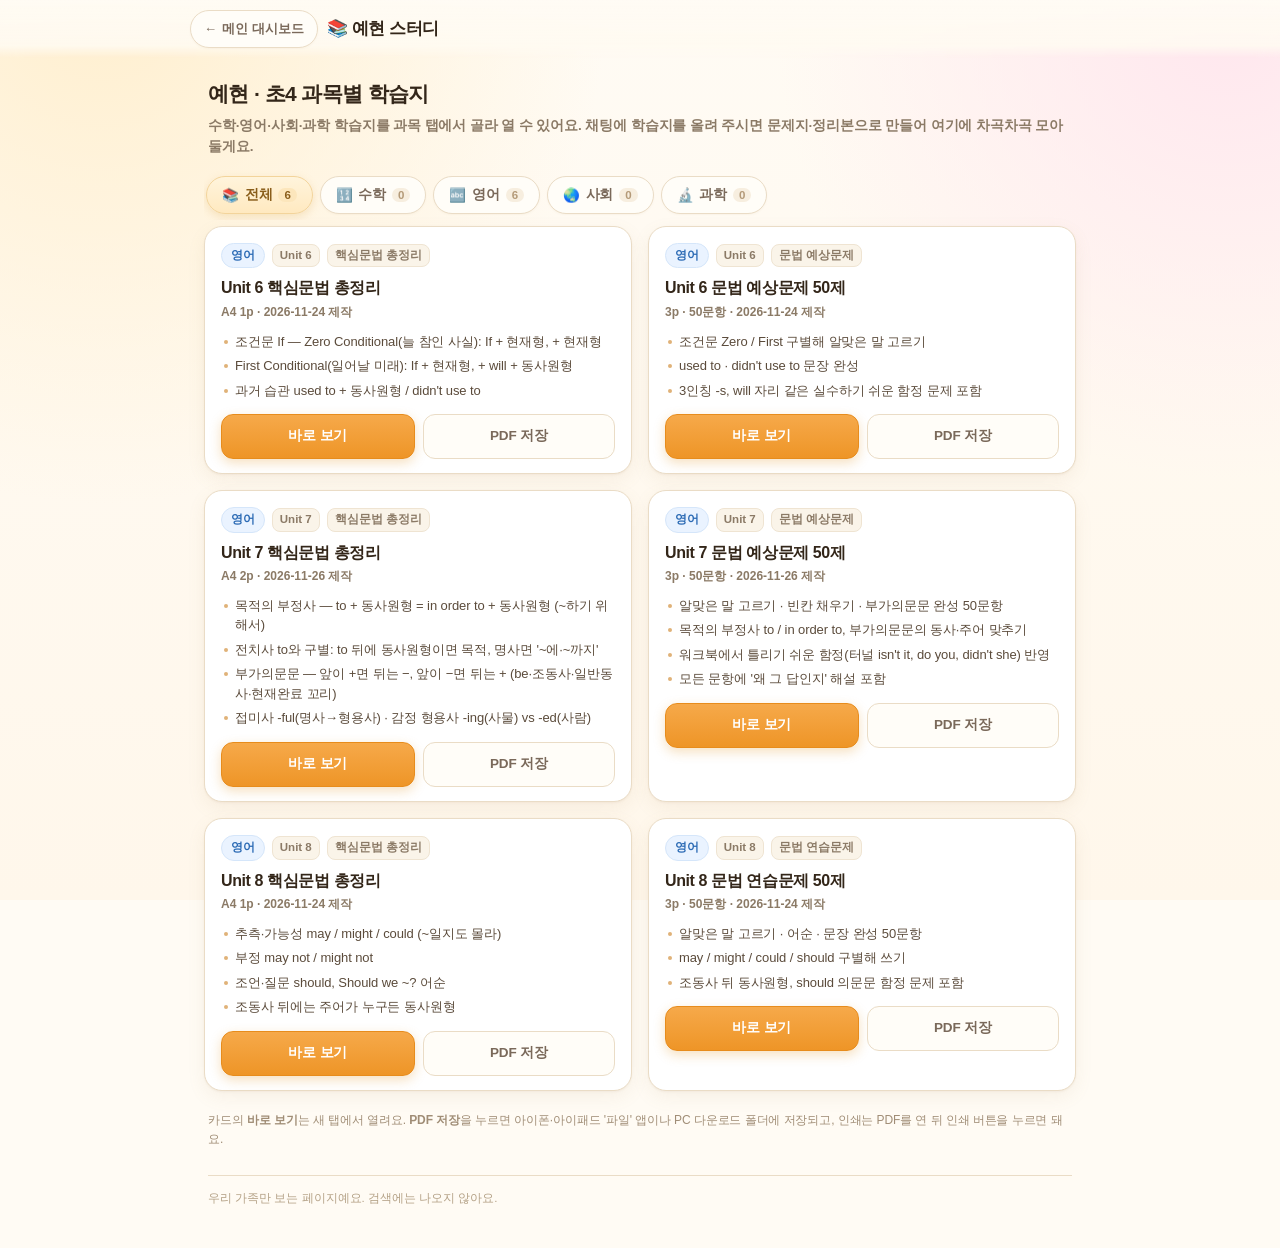
<file: study/index.html>
<!DOCTYPE html>
<html lang="ko">
<head>
<meta charset="utf-8" />
<meta name="viewport" content="width=device-width, initial-scale=1, viewport-fit=cover" />
<meta name="robots" content="noindex, nofollow, noarchive" />
<meta name="theme-color" content="#FFFBF4" />
<title>📚 예현 스터디</title>
<style>
:root{
  --ink:#4A3B2C;
  --ink-strong:#332619;
  --muted:#8B7A66;
  --line:#EADCC6;
  --card:#FFFFFF;
  --bg:#FFFBF4;
  --accent:#B4762E;
  --accent-soft:#FFF3DC;
  --shadow:0 1px 2px rgba(168,132,86,.08),0 6px 18px rgba(168,132,86,.09);
  --radius:18px;
}
*{box-sizing:border-box;}
html,body{margin:0;padding:0;}
body{
  color:var(--ink);
  font-family:-apple-system,BlinkMacSystemFont,"Apple SD Gothic Neo","Malgun Gothic","Noto Sans KR","Segoe UI",Roboto,sans-serif;
  font-size:15px;line-height:1.55;
  background-color:var(--bg);
  background-image:
    radial-gradient(circle at 8% 0%, #FFEFCF 0, rgba(255,239,207,0) 34%),
    radial-gradient(circle at 96% 3%, #FFE7EE 0, rgba(255,231,238,0) 30%),
    linear-gradient(180deg,#FFFBF4 0%, #FFF7EB 100%);
  background-attachment:fixed;
  min-height:100vh;
  -webkit-font-smoothing:antialiased;
  -webkit-text-size-adjust:100%;
}
a{color:inherit;}
h1,h2,h3,p{margin:0;}

/* ---------- 상단 ---------- */
.topbar{
  position:sticky;top:0;z-index:20;
  padding:calc(10px + env(safe-area-inset-top)) 14px 10px;
  background:linear-gradient(180deg,rgba(255,251,244,.97) 0%,rgba(255,250,241,.9) 78%,rgba(255,250,241,0) 100%);
  backdrop-filter:blur(10px);
  -webkit-backdrop-filter:blur(10px);
}
.topbar-inner{max-width:900px;margin:0 auto;display:flex;align-items:center;justify-content:flex-start;gap:9px;}
.back{
  display:inline-flex;align-items:center;gap:5px;
  padding:8px 13px;border-radius:999px;
  border:1px solid var(--line);background:#FFFDF8;
  font-size:13px;font-weight:700;color:#7A695A;text-decoration:none;
  box-shadow:0 1px 2px rgba(168,132,86,.06);
  transition:transform .12s ease,background .15s ease;
}
.back:active{transform:scale(.96);}
.brand{display:flex;align-items:center;gap:8px;min-width:0;}
.brand h1{font-size:17px;font-weight:800;letter-spacing:-.4px;color:var(--ink-strong);white-space:nowrap;overflow:hidden;text-overflow:ellipsis;}

/* ---------- 본문 ---------- */
.wrap{max-width:900px;margin:0 auto;padding:4px 14px calc(40px + env(safe-area-inset-bottom));}
.hero{
  padding:16px 4px 6px;
}
.hero h2{font-size:21px;font-weight:800;letter-spacing:-.6px;color:var(--ink-strong);}
.hero p{margin-top:5px;font-size:13.5px;color:var(--muted);font-weight:600;letter-spacing:-.1px;}

.tabs{
  display:flex;gap:7px;overflow-x:auto;padding:12px 2px 6px;
  scrollbar-width:none;-webkit-overflow-scrolling:touch;
}
.tabs::-webkit-scrollbar{display:none;}
.tab{
  flex:0 0 auto;white-space:nowrap;
  display:inline-flex;align-items:center;gap:6px;
  padding:9px 15px;border-radius:999px;
  border:1px solid var(--line);background:#FFFDF8;
  color:#7A695A;font-size:13.5px;font-weight:700;letter-spacing:-.2px;
  box-shadow:0 1px 2px rgba(168,132,86,.06);
  cursor:pointer;transition:transform .12s ease,background .15s ease;
  font-family:inherit;
}
.tab .cnt{font-size:11.5px;font-weight:800;color:#B49A78;background:#F7EEDF;border-radius:999px;padding:1px 6px;}
.tab.on{background:linear-gradient(180deg,#FFF4DC,#FFE9C0);border-color:#F3D49B;color:#8A5E1B;box-shadow:0 3px 8px rgba(224,176,90,.28);}
.tab.on .cnt{color:#8A5E1B;background:#FCE6BC;}
.tab:active{transform:scale(.96);}

.grid{
  display:grid;grid-template-columns:1fr;gap:13px;margin-top:6px;
}
@media (min-width:680px){ .grid{grid-template-columns:1fr 1fr;gap:16px;} }

.card{
  display:flex;flex-direction:column;
  background:var(--card);border:1px solid var(--line);border-radius:var(--radius);
  padding:16px 16px 14px;box-shadow:var(--shadow);
}
.card-top{display:flex;align-items:center;gap:7px;flex-wrap:wrap;margin-bottom:9px;}
.badge{
  font-size:11.5px;font-weight:800;letter-spacing:-.1px;
  padding:3px 9px;border-radius:999px;border:1px solid transparent;
}
.badge.eng{background:#EAF3FF;color:#2C6BB5;border-color:#D5E6FA;}
.badge.math{background:#FFF1E5;color:#B4652B;border-color:#F7DFC8;}
.badge.soc{background:#EFF6E8;color:#4F7A32;border-color:#DCEBCE;}
.badge.sci{background:#F2EFFB;color:#5F4CA8;border-color:#E2DCF6;}
.tag{font-size:11.5px;font-weight:700;color:#8B7A66;background:#FAF4E9;border:1px solid #EFE4D2;border-radius:8px;padding:2px 7px;}
.card h3{font-size:16px;font-weight:800;letter-spacing:-.4px;color:var(--ink-strong);line-height:1.35;}
.meta{margin-top:4px;font-size:12px;color:var(--muted);font-weight:600;}
.card ul{margin:10px 0 0;padding:0;list-style:none;display:flex;flex-direction:column;gap:5px;}
.card li{position:relative;padding-left:14px;font-size:13px;color:#5B4B3B;line-height:1.5;letter-spacing:-.1px;}
.card li::before{content:"";position:absolute;left:3px;top:8px;width:4px;height:4px;border-radius:50%;background:#E0B278;}
.acts{display:flex;gap:8px;margin-top:14px;flex-wrap:wrap;}
.btn{
  flex:1 1 auto;min-width:0;
  display:inline-flex;align-items:center;justify-content:center;gap:5px;
  padding:11px 12px;border-radius:12px;border:1px solid var(--line);
  background:#FFFDF8;color:#7A695A;font-size:13.5px;font-weight:700;
  text-decoration:none;cursor:pointer;letter-spacing:-.2px;
  transition:transform .12s ease,background .15s ease;
}
.btn:active{transform:scale(.97);}
.btn.primary{
  background:linear-gradient(180deg,#F6A94A,#EE9527);
  border-color:#E78C1C;color:#fff;
  box-shadow:0 4px 12px rgba(224,145,30,.28);
}
.empty{
  margin-top:8px;background:rgba(255,255,255,.7);border:1px dashed var(--line);
  border-radius:var(--radius);padding:34px 20px;text-align:center;
}
.empty .ico{font-size:30px;line-height:1;}
.empty p{margin-top:10px;font-size:13.5px;color:var(--muted);font-weight:600;letter-spacing:-.1px;}
.hint{margin:20px 4px 0;font-size:12px;color:#A08D76;line-height:1.6;letter-spacing:-.1px;}
.foot{margin:26px 4px 0;padding-top:14px;border-top:1px solid var(--line);font-size:11.5px;color:#B4A186;}
</style>
</head>
<body>
<header class="topbar">
  <div class="topbar-inner">
    <a class="back" href="../"><span aria-hidden="true">←</span> 메인 대시보드</a>
    <div class="brand"><h1><span aria-hidden="true">📚</span> 예현 스터디</h1></div>
  </div>
</header>

<main class="wrap">
  <section class="hero">
    <h2>예현 · 초4 과목별 학습지</h2>
    <p>수학·영어·사회·과학 학습지를 과목 탭에서 골라 열 수 있어요. 채팅에 학습지를 올려 주시면 문제지·정리본으로 만들어 여기에 차곡차곡 모아 둘게요.</p>
  </section>

  <nav class="tabs" id="tabs" role="tablist" aria-label="과목 선택"></nav>
  <section class="grid" id="grid" aria-live="polite"></section>
  <p class="hint">카드의 <b>바로 보기</b>는 새 탭에서 열려요. <b>PDF 저장</b>을 누르면 아이폰·아이패드 '파일' 앱이나 PC 다운로드 폴더에 저장되고, 인쇄는 PDF를 연 뒤 인쇄 버튼을 누르면 돼요.</p>
  <p class="foot">우리 가족만 보는 페이지예요. 검색에는 나오지 않아요.</p>
</main>

<script>
const SUBJECTS = [
  {key:"all",   name:"전체",  emoji:"📚"},
  {key:"math",  name:"수학",  emoji:"🔢"},
  {key:"english",name:"영어",  emoji:"🔤"},
  {key:"social",name:"사회",  emoji:"🌏"},
  {key:"science",name:"과학",  emoji:"🔬"}
];

/* 학습지 목록은 study/materials.json 에서 매번 새로 불러옵니다.
   아래 FALLBACK_WORKSHEETS 는 인터넷·파일 문제로 목록을 못 받았을 때만 쓰는 기본값이에요.
   새 학습지를 추가할 때는 materials.json 만 고치면 됩니다. */
const FALLBACK_WORKSHEETS = [
  {
    subject:"english", unit:"Unit 6", type:"핵심문법 총정리", pages:"A4 1p",
    title:"Unit 6 핵심문법 총정리",
    date:"2026-11-24",
    points:[
      "조건문 If — Zero Conditional(늘 참인 사실): If + 현재형, + 현재형",
      "First Conditional(일어날 미래): If + 현재형, + will + 동사원형",
      "과거 습관 used to + 동사원형 / didn't use to"
    ],
    file:"english/초4_Unit6_영어_핵심문법_총정리.pdf"
  },
  {
    subject:"english", unit:"Unit 6", type:"문법 예상문제", pages:"3p · 50문항",
    title:"Unit 6 문법 예상문제 50제",
    date:"2026-11-24",
    points:[
      "조건문 Zero / First 구별해 알맞은 말 고르기",
      "used to · didn't use to 문장 완성",
      "3인칭 -s, will 자리 같은 실수하기 쉬운 함정 문제 포함"
    ],
    file:"english/초4_Unit6_영어_문법_예상문제_50제.pdf"
  },
  {
    subject:"english", unit:"Unit 7", type:"핵심문법 총정리", pages:"A4 2p",
    title:"Unit 7 핵심문법 총정리",
    date:"2026-11-26",
    points:[
      "목적의 부정사 — to + 동사원형 = in order to + 동사원형 (~하기 위해서)",
      "전치사 to와 구별: to 뒤에 동사원형이면 목적, 명사면 '~에·~까지'",
      "부가의문문 — 앞이 +면 뒤는 −, 앞이 −면 뒤는 + (be·조동사·일반동사·현재완료 꼬리)",
      "접미사 -ful(명사→형용사) · 감정 형용사 -ing(사물) vs -ed(사람)"
    ],
    file:"english/초4_Unit7_영어_핵심문법_총정리.pdf"
  },
  {
    subject:"english", unit:"Unit 7", type:"문법 예상문제", pages:"3p · 50문항",
    title:"Unit 7 문법 예상문제 50제",
    date:"2026-11-26",
    points:[
      "알맞은 말 고르기 · 빈칸 채우기 · 부가의문문 완성 50문항",
      "목적의 부정사 to / in order to, 부가의문문의 동사·주어 맞추기",
      "워크북에서 틀리기 쉬운 함정(터널 isn't it, do you, didn't she) 반영",
      "모든 문항에 '왜 그 답인지' 해설 포함"
    ],
    file:"english/초4_Unit7_영어_문법_예상문제_50제.pdf"
  },
  {
    subject:"english", unit:"Unit 8", type:"핵심문법 총정리", pages:"A4 1p",
    title:"Unit 8 핵심문법 총정리",
    date:"2026-11-24",
    points:[
      "추측·가능성 may / might / could (~일지도 몰라)",
      "부정 may not / might not",
      "조언·질문 should, Should we ~? 어순",
      "조동사 뒤에는 주어가 누구든 동사원형"
    ],
    file:"english/초4_Unit8_영어_핵심문법_총정리.pdf"
  },
  {
    subject:"english", unit:"Unit 8", type:"문법 연습문제", pages:"3p · 50문항",
    title:"Unit 8 문법 연습문제 50제",
    date:"2026-11-24",
    points:[
      "알맞은 말 고르기 · 어순 · 문장 완성 50문항",
      "may / might / could / should 구별해 쓰기",
      "조동사 뒤 동사원형, should 의문문 함정 문제 포함"
    ],
    file:"english/초4_Unit8_영어_문법_연습문제_50제.pdf"
  }
];

let WORKSHEETS = FALLBACK_WORKSHEETS.slice();

const EMPTY_TEXT = "아직 등록된 학습지가 없어요. 채팅에 학습지 사진을 올려주시면 여기에 정리해 둘게요.";
const BADGE_CLASS = {math:"math", english:"eng", social:"soc", science:"sci"};
const SUBJECT_LABEL = {math:"수학", english:"영어", social:"사회", science:"과학"};

let current = "all";

function count(key){
  return key === "all" ? WORKSHEETS.length : WORKSHEETS.filter(w => w.subject === key).length;
}

function renderTabs(){
  const tabs = document.getElementById("tabs");
  tabs.innerHTML = SUBJECTS.map(s =>
    '<button class="tab' + (s.key === current ? " on" : "") + '" role="tab" data-key="' + s.key +
    '" aria-selected="' + (s.key === current) + '">' +
    '<span aria-hidden="true">' + s.emoji + '</span>' + s.name +
    '<span class="cnt">' + count(s.key) + '</span></button>'
  ).join("");
}

function esc(v){
  return String(v == null ? "" : v)
    .replace(/&/g, "&amp;").replace(/</g, "&lt;").replace(/>/g, "&gt;")
    .replace(/"/g, "&quot;").replace(/'/g, "&#39;");
}

function cardHTML(w){
  const href = encodeURI(w.file).replace(/#/g, "%23");
  const badge = BADGE_CLASS[w.subject] || "";
  const subjectName = SUBJECT_LABEL[w.subject] || w.subject || "";
  return '<article class="card">' +
    '<div class="card-top">' +
      '<span class="badge ' + badge + '">' + esc(subjectName) + '</span>' +
      '<span class="tag">' + esc(w.unit) + '</span>' +
      '<span class="tag">' + esc(w.type) + '</span>' +
    '</div>' +
    '<h3>' + esc(w.title) + '</h3>' +
    '<p class="meta">' + esc(w.pages) + ' · ' + esc(w.date) + ' 제작</p>' +
    '<ul>' + (w.points || []).map(p => '<li>' + esc(p) + '</li>').join("") + '</ul>' +
    '<div class="acts">' +
      '<a class="btn primary" href="' + href + '" target="_blank" rel="noopener">바로 보기</a>' +
      '<a class="btn" href="' + href + '" download>PDF 저장</a>' +
    '</div>' +
  '</article>';
}

function renderGrid(){
  const grid = document.getElementById("grid");
  const list = current === "all" ? WORKSHEETS : WORKSHEETS.filter(w => w.subject === current);
  if(!list.length){
    grid.innerHTML = '<div class="empty"><div class="ico" aria-hidden="true">🗂️</div><p>' + EMPTY_TEXT + '</p></div>';
    return;
  }
  grid.innerHTML = list.map(cardHTML).join("");
}

document.getElementById("tabs").addEventListener("click", e => {
  const btn = e.target.closest(".tab");
  if(!btn) return;
  current = btn.dataset.key;
  if(history.replaceState) history.replaceState(null, "", current === "all" ? location.pathname : "#" + current);
  renderTabs();
  renderGrid();
});

/* materials.json → 카드 목록 형태로 다듬기 (배열이거나 {worksheets:[...]} 둘 다 허용) */
function normalizeMaterials(data){
  const list = Array.isArray(data) ? data
    : (data && Array.isArray(data.worksheets) ? data.worksheets : null);
  if(!list) return null;
  return list
    .filter(w => w && typeof w === "object" && w.file && w.title)
    .map(w => ({
      subject: String(w.subject || "english"),
      unit: String(w.unit || ""),
      type: String(w.type || ""),
      pages: String(w.pages || ""),
      title: String(w.title),
      date: String(w.date || ""),
      points: Array.isArray(w.points) ? w.points.map(p => String(p)) : [],
      file: String(w.file)
    }));
}

/* 사파리 캐시와 상관없이 항상 최신 목록을 받아 옵니다. */
function loadMaterials(){
  return fetch("./materials.json?t=" + Date.now(), { cache: "no-store" })
    .then(res => {
      if(!res.ok) throw new Error("HTTP " + res.status);
      return res.json();
    })
    .then(data => {
      const list = normalizeMaterials(data);
      if(!list) throw new Error("목록 형식이 아니에요");
      WORKSHEETS = list;
      renderTabs();
      renderGrid();
    })
    .catch(err => {
      /* 실패하면 페이지에 들어 있는 기본 목록(FALLBACK_WORKSHEETS)을 그대로 보여 줍니다. */
      if(window.console && console.warn) console.warn("학습지 목록을 새로 불러오지 못했어요.", err);
    });
}

(function init(){
  const h = (location.hash || "").replace("#", "");
  if(SUBJECTS.some(s => s.key === h)) current = h;
  renderTabs();
  renderGrid();
  loadMaterials();
})();

/* 사파리 뒤로가기 캐시(bfcache)로 돌아왔을 때도 최신 목록을 다시 확인해요. */
window.addEventListener("pageshow", e => { if(e.persisted) loadMaterials(); });
</script>
</body>
</html>
</file>
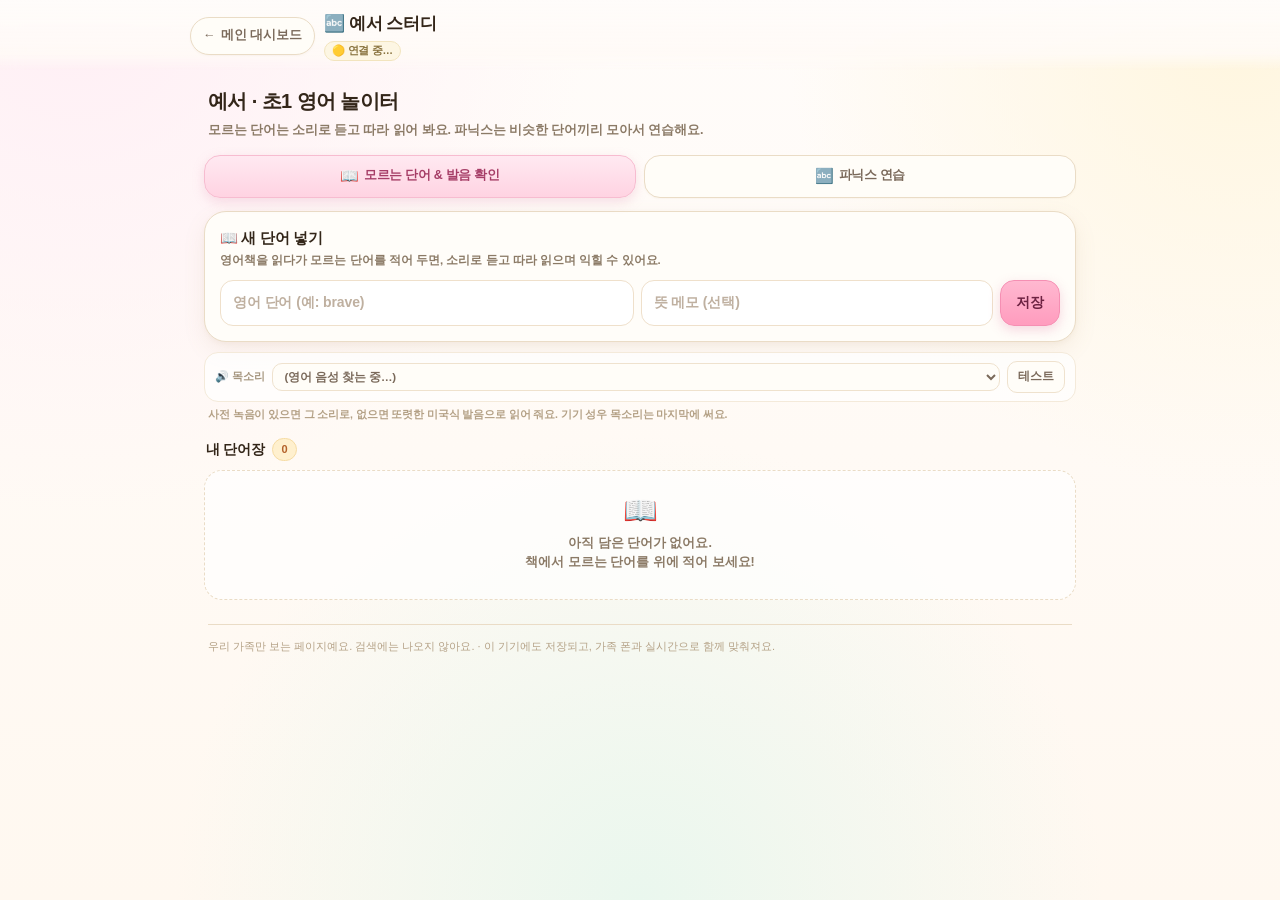
<file: yeseo/index.html>
<!DOCTYPE html>
<html lang="ko">
<head>
<meta charset="utf-8">
<meta name="viewport" content="width=device-width, initial-scale=1, viewport-fit=cover">
<meta name="theme-color" content="#FFFBFA">
<meta name="robots" content="noindex, nofollow, noarchive" />
<meta name="apple-mobile-web-app-capable" content="yes">
<meta name="apple-mobile-web-app-title" content="예서 스터디">
<meta name="format-detection" content="telephone=no">
<meta name="description" content="예서의 영어 단어 발음 확인과 파닉스 연습 페이지.">
<title>🔤 예서 스터디</title>
<link rel="icon" href="data:image/svg+xml,%3Csvg%20xmlns='http://www.w3.org/2000/svg'%20viewBox='0%200%20100%20100'%3E%3Ctext%20y='.9em'%20font-size='90'%3E%F0%9F%94%A4%3C/text%3E%3C/svg%3E">
<style>
:root{
  --ink:#4A3B2C;
  --ink-strong:#332619;
  --muted:#8B7A66;
  --line:#EADCC6;
  --line-soft:#F4EADA;
  --card:#FFFDF9;
  --bg:#FFFBFA;
  --pink:#FFE3EC;
  --pink-deep:#D9668F;
  --pink-soft:#FFF0F5;
  --mint:#DFF3E5;
  --mint-deep:#4E9C74;
  --mint-soft:#EFF9F2;
  --sky:#E7F0FF;
  --sky-deep:#5A82C4;
  --sun:#FFF0C4;
  --sun-deep:#C08A2A;
  --shadow:0 8px 22px rgba(168,132,86,.10),0 2px 5px rgba(168,132,86,.06);
  --shadow-soft:0 2px 8px rgba(168,132,86,.08);
  --r:22px;
}
*{box-sizing:border-box;-webkit-tap-highlight-color:transparent;}
html{-webkit-text-size-adjust:100%;}
body{
  margin:0;color:var(--ink);
  font-family:-apple-system,BlinkMacSystemFont,"Apple SD Gothic Neo","Malgun Gothic","Noto Sans KR","Segoe UI",Roboto,sans-serif;
  font-size:15px;line-height:1.55;
  background-color:var(--bg);
  background-image:
    radial-gradient(circle at 6% 0%, #FFEFF5 0, rgba(255,239,245,0) 34%),
    radial-gradient(circle at 97% 4%, #FFF6DF 0, rgba(255,246,223,0) 30%),
    radial-gradient(circle at 50% 100%, #EAF7EE 0, rgba(234,247,238,0) 42%),
    linear-gradient(180deg,#FFFCFA 0%,#FFF8F0 100%);
  background-attachment:fixed;min-height:100vh;overflow-x:hidden;
  -webkit-font-smoothing:antialiased;
}
h1,h2,h3,p{margin:0;}
button{font:inherit;color:inherit;}
input{font:inherit;color:inherit;}
a{color:inherit;text-decoration:none;}

/* ---------- 상단 ---------- */
.topbar{
  position:sticky;top:0;z-index:30;
  padding:calc(11px + env(safe-area-inset-top)) 14px 9px;
  background:linear-gradient(180deg,rgba(255,252,250,.97) 0%,rgba(255,250,246,.9) 76%,rgba(255,250,246,0) 100%);
  backdrop-filter:blur(10px);-webkit-backdrop-filter:blur(10px);
}
.topbar-inner{max-width:900px;margin:0 auto;display:flex;align-items:center;gap:9px;min-width:0;}
.back{
  flex:0 0 auto;
  display:inline-flex;align-items:center;gap:5px;
  padding:8px 12px;border-radius:999px;
  border:1px solid var(--line);background:#FFFDF8;
  font-size:12.5px;font-weight:800;color:#7A695A;
  box-shadow:0 1px 2px rgba(168,132,86,.06);
  transition:transform .12s ease;
}
.back:active{transform:scale(.96);}
.brand{min-width:0;}
.brand h1{font-size:17px;font-weight:800;letter-spacing:-.4px;color:var(--ink-strong);white-space:nowrap;overflow:hidden;text-overflow:ellipsis;}
/* 가족 실시간 동기화 상태 */
.sync-badge{
  display:inline-block;margin-top:2px;padding:1px 7px;border-radius:999px;
  font-size:10.5px;font-weight:700;letter-spacing:-.2px;line-height:1.5;
  color:#4E7F5F;background:#EAF6EE;border:1px solid #CFE9D8;
  white-space:nowrap;cursor:default;
}
.sync-badge[data-state="connecting"]{color:#8A7440;background:#FDF6E3;border-color:#F2E4BE;}
.sync-badge[data-state="offline"],
.sync-badge[data-state="error"]{color:#94663F;background:#FBF1E2;border-color:#F0DCC0;}

/* ---------- 본문 ---------- */
.wrap{max-width:900px;margin:0 auto;padding:4px 14px calc(40px + env(safe-area-inset-bottom));}
.hero{padding:12px 4px 2px;}
.hero h2{font-size:20px;font-weight:800;letter-spacing:-.6px;color:var(--ink-strong);}
.hero p{margin-top:4px;font-size:12.5px;color:var(--muted);font-weight:600;letter-spacing:-.1px;line-height:1.5;}

.tabs{
  display:flex;gap:8px;margin:13px 0 13px;
}
.tab{
  flex:1 1 0;min-width:0;
  display:flex;align-items:center;justify-content:center;gap:5px;
  padding:11px 8px;border-radius:16px;
  border:1px solid var(--line);background:#FFFDF8;
  color:#7A695A;font-size:12.5px;font-weight:800;letter-spacing:-.3px;
  box-shadow:0 1px 2px rgba(168,132,86,.06);
  cursor:pointer;transition:transform .12s ease,background .15s ease;
  text-align:center;line-height:1.25;
}
.tab:active{transform:scale(.97);}
.tab.on{
  background:linear-gradient(180deg,#FFE9F1,#FFD3E2);
  border-color:#F7BCD0;color:#A63E67;
  box-shadow:0 4px 12px rgba(226,140,175,.26);
}
.tab.on .ico,.tab .ico{font-size:15px;}
.lb-short{display:none;}
@media (max-width:430px){
  .lb-long{display:none;}
  .lb-short{display:inline;}
  .tab{font-size:12.5px;padding:11px 6px;}
}

.card{
  background:var(--card);border:1px solid var(--line);border-radius:var(--r);
  box-shadow:var(--shadow);padding:15px;
}
.panel[hidden]{display:none;}
.panel > .card + .card{margin-top:12px;}

.add-card h3{font-size:14.5px;font-weight:800;letter-spacing:-.3px;color:var(--ink-strong);}
.add-card .sub{margin-top:3px;font-size:11.5px;color:var(--muted);font-weight:600;line-height:1.5;}

.f-row{display:flex;flex-direction:column;gap:7px;margin-top:11px;}
@media (min-width:560px){
  .f-row{flex-direction:row;}
  .f-row > .grow{flex:1 1 auto;}
  .f-row > .narrow{flex:0 0 42%;}
}
.inp{
  width:100%;padding:11px 12px;border-radius:13px;
  border:1.5px solid #EFE0CB;background:#fff;
  font-size:14px;font-weight:700;color:var(--ink);outline:none;
  letter-spacing:-.1px;
}
.inp::placeholder{color:#BFB0A0;font-weight:600;}
.inp:focus{border-color:#F3B8CE;box-shadow:0 0 0 3px rgba(243,184,206,.22);}
.btn{
  border-radius:14px;border:1px solid var(--line);
  padding:11px 15px;cursor:pointer;
  font-size:13.5px;font-weight:800;letter-spacing:-.2px;
  display:inline-flex;align-items:center;justify-content:center;gap:5px;
  transition:transform .12s ease,filter .15s ease;
  box-shadow:var(--shadow-soft);white-space:nowrap;
}
.btn:active{transform:scale(.97);}
.btn.primary{
  background:linear-gradient(180deg,#FFB8D0,#FF9CBE);
  border-color:#F58FB3;color:#6D2242;
  box-shadow:0 4px 12px rgba(226,130,168,.30);
}
.btn.mint{
  background:linear-gradient(180deg,#B7E8C7,#8FD3AA);
  border-color:#7CC79A;color:#20553A;
  box-shadow:0 4px 12px rgba(110,190,145,.26);
}
.btn.wide{width:100%;margin-top:10px;}

.detect{
  margin-top:9px;font-size:12px;font-weight:700;color:#8B7A66;
  background:#FFF6E8;border:1px dashed #F0DFC4;border-radius:12px;
  padding:8px 11px;line-height:1.5;
}
.detect b{color:#B4622B;}
.detect:empty{display:none;}

.quick{margin-top:11px;}
.quick .qlabel{font-size:11px;font-weight:800;color:#A6967F;letter-spacing:-.1px;margin-bottom:6px;}
.chips{display:flex;flex-wrap:wrap;gap:5px;}
.chip{
  padding:6px 10px;border-radius:999px;cursor:pointer;
  border:1px solid #EFE2CE;background:#FFFDF8;
  font-size:12.5px;font-weight:800;color:#7A695A;letter-spacing:.2px;
  transition:transform .12s ease,background .15s ease;
  line-height:1.2;
}
.chip:active{transform:scale(.95);}
.chip.on{background:linear-gradient(180deg,#FFE9F1,#FFD3E2);border-color:#F5B9CE;color:#A63E67;}

.list-head{display:flex;align-items:center;gap:8px;margin:16px 2px 9px;}
.list-head h3{font-size:14px;font-weight:800;letter-spacing:-.3px;color:var(--ink-strong);}
.list-head .cnt{
  font-size:11px;font-weight:800;color:#B4622B;background:#FFF0CE;
  border:1px solid #F6DCA4;border-radius:99px;padding:2px 8px;
}
.list-head .right{margin-left:auto;font-size:11px;font-weight:700;color:#A6967F;}

/* ---------- 읽어주기 목소리 ---------- */
.voice-row{
  display:flex;align-items:center;gap:7px;flex-wrap:wrap;
  margin:10px 0 0;padding:8px 10px;border-radius:14px;
  border:1px solid var(--line-soft);background:rgba(255,255,255,.72);
}
.voice-lb{flex:0 0 auto;font-size:11px;font-weight:800;color:#A6967F;letter-spacing:-.1px;white-space:nowrap;}
.voice-sel{
  flex:1 1 120px;min-width:0;padding:6px 8px;border-radius:10px;
  border:1px solid #EFE2CE;background:#FFFDF8;
  font-size:11.5px;font-weight:700;color:#7A695A;letter-spacing:-.1px;
}
.voice-test{
  flex:0 0 auto;padding:6px 10px;border-radius:10px;cursor:pointer;
  border:1px solid #EFE2CE;background:#FFFDF8;
  font-size:11.5px;font-weight:800;color:#7A695A;
  transition:transform .12s ease;
}
.voice-test:active{transform:scale(.95);}
.voice-hint{margin:5px 4px 0;font-size:10.5px;font-weight:600;color:#B4A186;line-height:1.45;letter-spacing:-.1px;}

/* ---------- 단어 카드 ---------- */
.word-grid{display:grid;grid-template-columns:1fr;gap:9px;}
@media (min-width:640px){ .word-grid{grid-template-columns:1fr 1fr;gap:11px;} }
.word-card{
  position:relative;
  padding:12px 12px 11px;border-radius:18px;
  border:1px solid var(--line);background:linear-gradient(180deg,#FFFFFF,#FFF9F6);
  box-shadow:var(--shadow-soft);
}
.word-card.learned{background:linear-gradient(180deg,#F5FBF7,#EDF8F1);border-color:#D5EBDD;}
.wc-top{display:flex;align-items:flex-start;gap:8px;}
.wc-word{
  flex:1 1 auto;min-width:0;
  font-size:20px;font-weight:800;letter-spacing:-.3px;color:#3E2F21;
  line-height:1.2;word-break:break-word;
}
.word-card.learned .wc-word{color:#5C8A70;}
.wc-mean{margin-top:3px;font-size:12px;font-weight:700;color:#8B7A66;letter-spacing:-.1px;word-break:break-word;}
.wc-btns{display:flex;gap:6px;margin-top:10px;flex-wrap:wrap;}
.sbtn{
  flex:1 1 0;min-width:0;
  display:inline-flex;align-items:center;justify-content:center;gap:4px;
  padding:9px 6px;border-radius:12px;cursor:pointer;
  border:1px solid #EFE2CE;background:#FFFDF8;
  font-size:12px;font-weight:800;color:#7A695A;letter-spacing:-.2px;
  transition:transform .12s ease,background .15s ease;
}
.sbtn .ico{font-size:14px;line-height:1;}
.sbtn:active{transform:scale(.95);}
.sbtn.mic{background:linear-gradient(180deg,#F2F8FF,#E7F1FF);border-color:#D5E4FA;color:#4A6FA8;}
.sbtn.mic.listening{
  background:linear-gradient(180deg,#FFD9E6,#FFBBD1);border-color:#F79CBB;color:#8E2549;
  animation:pulse 1s ease-in-out infinite;
}
.sbtn[disabled]{opacity:.5;pointer-events:none;}
@keyframes pulse{0%,100%{box-shadow:0 0 0 0 rgba(247,156,187,.55);}50%{box-shadow:0 0 0 7px rgba(247,156,187,0);}}
.wc-foot{display:flex;align-items:center;gap:6px;margin-top:9px;}
.learn-chip{
  padding:5px 10px;border-radius:999px;cursor:pointer;
  border:1px solid #E7DCC8;background:#FFFCF5;
  font-size:11px;font-weight:800;color:#A6967F;
}
.learn-chip.on{background:#E7F7EE;border-color:#C7E8D5;color:#3E8B60;}
.del-btn{
  margin-left:auto;width:26px;height:26px;border-radius:9px;cursor:pointer;
  border:1px solid #F2E7D7;background:#FFFCF6;color:#D0A198;
  font-size:12px;line-height:1;display:flex;align-items:center;justify-content:center;padding:0;
}
.fb{
  margin-top:8px;font-size:11.5px;font-weight:800;letter-spacing:-.2px;
  border-radius:10px;padding:7px 9px;line-height:1.45;
  display:none;
}
.fb.ok{display:block;background:#EAF8F0;border:1px solid #CDEBD9;color:#2F7C55;}
.fb.no{display:block;background:#FFF3E8;border:1px solid #F7DEC4;color:#A45E1E;}
.fb.info{display:block;background:#F3F6FB;border:1px solid #DEE6F3;color:#5A7AA8;}

.empty{
  text-align:center;padding:26px 16px;border-radius:18px;
  border:1.5px dashed var(--line);background:rgba(255,255,255,.66);
}
.empty .ico{font-size:28px;line-height:1;}
.empty p{margin-top:9px;font-size:12.5px;font-weight:700;color:var(--muted);line-height:1.55;}

/* ---------- 파닉스 세트 ---------- */
.set-card{margin-top:0;}
.set-head{display:flex;align-items:center;gap:9px;flex-wrap:wrap;}
.ph-chip{
  display:inline-flex;align-items:center;justify-content:center;
  min-width:46px;padding:7px 13px;border-radius:13px;
  background:linear-gradient(180deg,#FFE7B8,#FFD389);
  border:1px solid #F2C36D;color:#8A5A16;
  font-size:18px;font-weight:800;letter-spacing:.3px;
}
.set-title{font-size:13px;font-weight:800;color:#5C4A3B;letter-spacing:-.2px;}
.set-title small{display:block;font-size:11px;font-weight:700;color:#A6967F;letter-spacing:-.1px;}
.set-count{margin-left:auto;font-size:11px;font-weight:800;color:#B4622B;background:#FFF0CE;border:1px solid #F6DCA4;border-radius:99px;padding:2px 9px;}
.ph-grid{display:grid;grid-template-columns:1fr;gap:8px;margin-top:12px;}
@media (min-width:520px){ .ph-grid{grid-template-columns:1fr 1fr;} }
@media (min-width:820px){ .ph-grid{grid-template-columns:1fr 1fr 1fr;} }
.ph-word{
  padding:10px 11px;border-radius:16px;
  border:1px solid var(--line-soft);background:linear-gradient(180deg,#FFFFFF,#FFFBF7);
  box-shadow:0 1px 3px rgba(168,132,86,.06);
}
.ph-text{
  font-size:19px;font-weight:800;letter-spacing:-.2px;color:#3E2F21;line-height:1.25;
  word-break:break-word;
}
.ph-text em.ph{
  font-style:normal;
  color:#D0468C;
  background:linear-gradient(180deg,rgba(255,196,222,.55),rgba(255,196,222,.32));
  border-radius:5px;padding:0 1px;
}
.ph-tools{display:flex;gap:5px;margin-top:8px;}
.tbtn{
  flex:1 1 0;min-width:0;
  display:inline-flex;align-items:center;justify-content:center;
  padding:8px 4px;border-radius:11px;cursor:pointer;
  border:1px solid #EFE2CE;background:#FFFDF8;
  font-size:14px;line-height:1;
  transition:transform .12s ease,background .15s ease;
}
.tbtn:active{transform:scale(.94);}
.tbtn.mic{background:linear-gradient(180deg,#F2F8FF,#E7F1FF);border-color:#D5E4FA;}
.tbtn.mic.listening{
  background:linear-gradient(180deg,#FFD9E6,#FFBBD1);border-color:#F79CBB;
  animation:pulse 1s ease-in-out infinite;
}
.addword{display:flex;gap:6px;margin-top:12px;}
.addword .inp{padding:9px 11px;font-size:13px;}
.hintline{margin-top:10px;font-size:11px;color:#A6967F;font-weight:600;line-height:1.5;letter-spacing:-.1px;}
.foot{margin:24px 4px 0;padding-top:13px;border-top:1px solid var(--line);font-size:11px;color:#B4A186;line-height:1.6;}

/* ---------- 토스트 ---------- */
.toasts{position:fixed;left:0;right:0;bottom:calc(16px + env(safe-area-inset-bottom));z-index:90;
  display:flex;flex-direction:column;align-items:center;gap:6px;pointer-events:none;padding:0 14px;}
.toast{
  max-width:340px;background:rgba(74,58,46,.95);color:#FFF8EC;
  font-size:12.5px;font-weight:800;letter-spacing:-.2px;
  padding:9px 14px;border-radius:99px;box-shadow:0 8px 20px rgba(74,58,46,.3);
  animation:toastIn .26s cubic-bezier(.2,1.4,.4,1), toastOut .3s ease-in 2.4s forwards;
}
@keyframes toastIn{from{transform:translateY(14px) scale(.94);opacity:0;}to{transform:none;opacity:1;}}
@keyframes toastOut{to{transform:translateY(8px) scale(.96);opacity:0;}}

@media (prefers-reduced-motion:reduce){
  *,*::before,*::after{animation-duration:.001s !important;animation-iteration-count:1 !important;transition-duration:.001s !important;}
}
</style>
</head>
<body>
<header class="topbar">
  <div class="topbar-inner">
    <a class="back" href="../"><span aria-hidden="true">←</span> 메인 대시보드</a>
    <div class="brand"><h1><span aria-hidden="true">🔤</span> 예서 스터디</h1><span class="sync-badge" id="sync-badge" data-state="connecting" title="가족 클라우드에 연결하는 중">🟡 연결 중…</span></div>
  </div>
</header>

<main class="wrap">
  <section class="hero">
    <h2>예서 · 초1 영어 놀이터</h2>
    <p>모르는 단어는 소리로 듣고 따라 읽어 봐요. 파닉스는 비슷한 단어끼리 모아서 연습해요.</p>
  </section>

  <nav class="tabs" role="tablist" aria-label="예서 스터디 메뉴">
    <button class="tab" role="tab" id="tab-words" data-tab="words" aria-controls="panel-words" aria-selected="true">
      <span class="ico" aria-hidden="true">📖</span> <span class="lb-long">모르는 단어 &amp; 발음 확인</span><span class="lb-short">단어 발음</span>
    </button>
    <button class="tab" role="tab" id="tab-phonics" data-tab="phonics" aria-controls="panel-phonics" aria-selected="false">
      <span class="ico" aria-hidden="true">🔤</span> <span class="lb-long">파닉스 연습</span><span class="lb-short">파닉스</span>
    </button>
  </nav>

  <!-- ============ 탭 1: 모르는 단어 & 발음 확인 ============ -->
  <section class="panel" id="panel-words" role="tabpanel" aria-labelledby="tab-words">
    <div class="card add-card">
      <h3>📖 새 단어 넣기</h3>
      <p class="sub">영어책을 읽다가 모르는 단어를 적어 두면, 소리로 듣고 따라 읽으며 익힐 수 있어요.</p>
      <div class="f-row">
        <input class="inp grow" id="w-word" maxlength="30" placeholder="영어 단어 (예: brave)" aria-label="영어 단어">
        <input class="inp narrow" id="w-mean" maxlength="40" placeholder="뜻 메모 (선택)" aria-label="뜻 메모">
        <button class="btn primary" data-act="word-add">저장</button>
      </div>
      <p class="detect" id="sr-notice" hidden></p>
    </div>

    <div class="voice-row" id="voice-row">
      <span class="voice-lb" aria-hidden="true">🔊 목소리</span>
      <select class="voice-sel" id="voice-sel" aria-label="읽어주기 목소리 선택"></select>
      <button class="voice-test" data-act="voice-test">테스트</button>
    </div>
    <p class="voice-hint" id="voice-hint">사전 녹음이 있으면 그 소리로, 없으면 또렷한 미국식 발음으로 읽어 줘요. 기기 성우 목소리는 마지막에 써요.</p>

    <div class="list-head">
      <h3>내 단어장</h3>
      <span class="cnt" id="word-count">0</span>
      <span class="right" id="learned-count"></span>
    </div>
    <div id="word-list"></div>
  </section>

  <!-- ============ 탭 2: 파닉스 연습 ============ -->
  <section class="panel" id="panel-phonics" role="tabpanel" aria-labelledby="tab-phonics" hidden>
    <div class="card add-card">
      <h3>🔤 파닉스 연습 만들기</h3>
      <p class="sub">못 읽는 단어를 넣으면 어떤 파닉스인지 찾아 드려요. 파닉스만 골라도 바로 연습할 수 있어요.</p>
      <div class="f-row">
        <input class="inp grow" id="p-word" maxlength="30" placeholder="못 읽는 단어 (예: ship)" aria-label="못 읽는 단어">
        <input class="inp narrow" id="p-pattern" maxlength="6" placeholder="파닉스 (예: sh)" aria-label="파닉스" autocomplete="off" spellcheck="false">
        <button class="btn primary" data-act="set-make">연습하기</button>
      </div>
      <p class="detect" id="p-detect"></p>
      <div class="quick">
        <div class="qlabel">빠른 선택</div>
        <div class="chips" id="quick-chips"></div>
      </div>
    </div>

    <div id="set-area"></div>
  </section>

  <p class="foot">우리 가족만 보는 페이지예요. 검색에는 나오지 않아요. · 이 기기에도 저장되고, 가족 폰과 실시간으로 함께 맞춰져요.</p>
</main>

<div class="toasts" id="toasts" aria-live="polite"></div>

<script src="../cloud-sync.js"></script>
<script>
'use strict';
/* =========================================================================
   예서 스터디 — 단어 발음 확인 & 파닉스 연습
   - 단일 HTML · 외부 CDN 없음
   - 소리: 1순위 사전 원어민 녹음(dictionaryapi.dev) → MP3 발음 음성 → speechSynthesis 고품질 영어 성우
   - 따라 읽기: SpeechRecognition / webkitSpeechRecognition (en-US)
   - 저장: localStorage ('yeseo-study:v1')
   ========================================================================= */

/* ------------------------- 0. 도우미 ------------------------- */
function $(id){ return document.getElementById(id); }
var ESC_MAP = { '&':'&amp;','<':'&lt;','>':'&gt;','"':'&quot;',"'":'&#39;' };
function esc(s){ return String(s===null||s===undefined?'':s).replace(/[&<>"']/g, function(c){ return ESC_MAP[c]; }); }
function uid(){ return 'w' + Date.now().toString(36) + Math.random().toString(36).slice(2,5); }
function toast(msg){
  var host = $('toasts'); if(!host) return;
  var el = document.createElement('div');
  el.className = 'toast'; el.textContent = msg;
  host.appendChild(el);
  setTimeout(function(){ if(el.parentNode) el.parentNode.removeChild(el); }, 3000);
}

/* ------------------------- 1. 내장 파닉스 단어 은행 ------------------------- */
/* 패턴 44종 · 패턴마다 초1 수준 단어 8~12개 */
var PHONICS = {
  'sh':  ['ship','shop','fish','wish','shell','shine','brush','dish','shirt','shut'],
  'ch':  ['chair','chip','chin','cheese','lunch','beach','chick','cherry','much','watch'],
  'th':  ['this','that','thin','thick','three','thumb','bath','math','teeth','path'],
  'wh':  ['when','what','where','which','white','wheel','whale','whip'],
  'ph':  ['phone','photo','graph','dolphin','elephant','phonics','trophy','phase'],
  'ck':  ['duck','sock','rock','kick','back','neck','clock','truck','black'],
  'ng':  ['ring','king','sing','long','song','wing','swing','thing','spring'],
  'nk':  ['pink','bank','sink','tank','thank','drink','trunk','wink'],
  'ee':  ['see','bee','tree','feet','green','sleep','sheep','sweet','queen','feel'],
  'ea':  ['eat','tea','sea','read','meat','beach','clean','dream','bread','head'],
  'ai':  ['rain','train','wait','mail','tail','paint','chain','snail','brain'],
  'ay':  ['day','play','say','way','stay','gray','clay','today','holiday'],
  'oa':  ['boat','coat','goat','road','soap','toast','float','load','coach'],
  'ow':  ['cow','how','now','down','town','brown','flower','snow','window','slow'],
  'oo':  ['book','look','cook','moon','food','room','zoo','boot','foot','pool'],
  'ou':  ['out','loud','mouse','house','cloud','round','sound','mouth','count','south'],
  'ar':  ['car','star','farm','arm','park','jar','card','dark','shark'],
  'or':  ['for','fork','corn','horse','storm','short','north','sport','morning'],
  'er':  ['her','water','sister','brother','under','tiger','flower','teacher','paper'],
  'ir':  ['bird','girl','first','shirt','skirt','third','birthday','circle'],
  'ur':  ['fur','turn','burn','hurt','nurse','purple','turtle','church'],
  'a_e': ['cake','name','game','late','gate','tape','plane','snake','grape'],
  'i_e': ['bike','like','time','five','nine','kite','ride','white','smile'],
  'o_e': ['home','nose','bone','note','rope','hope','rose','close','stone'],
  'u_e': ['cube','cute','tube','mute','huge','June','rule','flute'],
  'bl':  ['black','blue','block','blow','blanket','blend','blind','blouse','blush'],
  'cl':  ['clap','clock','clean','class','cloud','climb','club','clown','clip'],
  'fl':  ['flag','flat','fly','floor','flower','flip','float','flame','flash'],
  'gl':  ['glad','glass','glue','glove','globe','glow','glide','glasses'],
  'pl':  ['plan','play','plane','plus','plate','plant','please','plum','plug'],
  'sl':  ['slip','slide','slow','sleep','slim','sled','slap','slug'],
  'br':  ['bread','brown','bring','brush','branch','brick','bridge','brave','brother'],
  'cr':  ['crab','cry','cream','cross','crown','crash','crawl','crop','craft'],
  'dr':  ['draw','drop','dress','drum','dream','drink','drive','dragon','dry'],
  'fr':  ['frog','from','front','fruit','fresh','friend','Friday','freeze','frozen'],
  'gr':  ['green','gray','grass','grape','grow','group','grand','grin','ground'],
  'pr':  ['pray','prize','print','proud','press','price','prince','princess'],
  'tr':  ['tree','train','truck','try','trip','track','trap','treat','triangle'],
  'sp':  ['spin','spot','spell','spider','spoon','space','speak','sport','spring'],
  'st':  ['star','stop','stand','step','stone','story','street','stick','student','stamp'],
  'sm':  ['small','smart','smile','smoke','smooth','smash','smell','smear'],
  'sn':  ['snap','snake','snow','snack','snail','sneeze','sniff','snug'],
  'sw':  ['swim','swing','sweet','swan','sweater','sweep','swallow','switch']
};

/* 짧은 소리 안내 (엄마가 아이에게 말해 줄 때) */
var PHONICS_HINT = {
  'sh':'쉬～ (조용히 할 때 소리)','ch':'취/차 (입술 앞으로)','th':'번데기 소리 (혀를 이 사이에)',
  'wh':'우/휘 (입술 둥글게)','ph':'ㅍ (f 소리)','ck':'ㄱ (짧게 톡)','ng':'응～ (코로)',
  'nk':'응크','ee':'이～ (길게)','ea':'이/에','ai':'에이','ay':'에이','oa':'오우','ow':'아우/오우',
  'oo':'우～/우','ou':'아우','ar':'아～','or':'오～','er':'어～','ir':'어～','ur':'어～',
  'a_e':'에이 (끝 e는 소리 없음)','i_e':'아이','o_e':'오우','u_e':'유～',
  'bl':'브을','cl':'크을','fl':'프을','gl':'그을','pl':'프을','sl':'스을',
  'br':'브르','cr':'크르','dr':'드르','fr':'프르','gr':'그르','pr':'프르','tr':'트르',
  'sp':'스프','st':'스트','sm':'스므','sn':'스느','sw':'스우'
};

var PATTERN_KEYS = Object.keys(PHONICS);

/* ------------------------- 2. 저장소 ------------------------- */
var DB_KEY = 'yeseo-study:v1';

var db = { v: 1, words: [], sets: {}, tab: 'words', pattern: 'sh' };
var storageOk = true;
var hadLocalDB = false;      /* 이 기기에 저장된 단어장이 있었는지 (클라우드 초기값 보호용) */
var applyingRemote = false;

function loadDB(){
  var raw = null;
  try { raw = window.localStorage.getItem(DB_KEY); }
  catch(e){ storageOk = false; }
  hadLocalDB = !!raw;
  if(!raw) return;
  var parsed = null;
  try { parsed = JSON.parse(raw); } catch(e2){ parsed = null; }
  if(!parsed || typeof parsed !== 'object') return;

  var words = [];
  if(Object.prototype.toString.call(parsed.words) === '[object Array]'){
    parsed.words.forEach(function(w){
      if(!w || typeof w.word !== 'string') return;
      var word = w.word.trim().slice(0,30);
      if(!word) return;
      words.push({
        id: (typeof w.id === 'string' && w.id) ? w.id : uid(),
        word: word,
        meaning: (typeof w.meaning === 'string') ? w.meaning.trim().slice(0,40) : '',
        learned: !!w.learned,
        at: (typeof w.at === 'string') ? w.at : new Date().toISOString()
      });
    });
  }
  db.words = words;

  var sets = {};
  if(parsed.sets && typeof parsed.sets === 'object'){
    Object.keys(parsed.sets).forEach(function(k){
      var key = String(k).toLowerCase().trim().slice(0,6);
      if(!key) return;
      var list = parsed.sets[k];
      if(Object.prototype.toString.call(list) !== '[object Array]') return;
      var out = [];
      list.forEach(function(w){
        if(typeof w !== 'string') return;
        var t = w.trim().slice(0,30);
        if(t && out.indexOf(t) < 0) out.push(t);
      });
      sets[key] = out;
    });
  }
  db.sets = sets;

  if(parsed.tab === 'phonics' || parsed.tab === 'words') db.tab = parsed.tab;
  if(typeof parsed.pattern === 'string') db.pattern = parsed.pattern.toLowerCase().trim().slice(0,6) || 'sh';
  if(typeof parsed._rev === 'string') db._rev = parsed._rev;
  db._up = Number(parsed._up) || 0;
}

function saveDB(){
  if(!applyingRemote){
    db._rev = uid();
    db._up = Date.now();
  }
  try{
    window.localStorage.setItem(DB_KEY, JSON.stringify(db));
    storageOk = true;
  }catch(e){
    storageOk = false;
  }
  if(!applyingRemote && window.yeseoSync){
    window.yeseoSync.onLocalChange();
  }
}

/* 다른 기기(클라우드)의 단어장을 받아 화면에 반영 */
function applyRemoteDB(data){
  if(!data || typeof data !== 'object') return;
  applyingRemote = true;
  try{
    window.localStorage.setItem(DB_KEY, JSON.stringify(data));
    db = { v: 1, words: [], sets: {}, tab: 'words', pattern: 'sh' };
    loadDB();
    if(typeof data._rev === 'string') db._rev = data._rev;
    if(data._up) db._up = Number(data._up) || 0;
    window.localStorage.setItem(DB_KEY, JSON.stringify(db));
  }catch(e){}
  applyingRemote = false;
  renderAll();
}

/* ------------------------- 3. 소리 (듣기) -------------------------
   1순위: 실제 원어민 녹음 — api.dictionaryapi.dev 의 -us.mp3
   2순위: MP3 발음 음성 — 사전에 녹음이 없거나 재생이 안 될 때
   3순위: speechSynthesis 고품질 영어 성우 (장난감·효과음 성우는 제외)
   ================================================================= */
var DICT_API = 'https://api.dictionaryapi.dev/api/v2/entries/en/';
var AUDIO_CACHE_KEY = 'yeseo-study:audio:v1';
var VOICE_PREF_KEY = 'yeseo-study:voice:v1';
var DICT_TIMEOUT = 4000;

var sayLog = [];
function logSay(entry){
  sayLog.push(entry);
  if(sayLog.length > 30) sayLog.shift();
  try{ window.YESEO_SAY_LOG = sayLog.slice(); }catch(e){}
}

function readJSON(key){
  try{
    var raw = window.localStorage.getItem(key);
    if(!raw) return null;
    var v = JSON.parse(raw);
    return (v && typeof v === 'object') ? v : null;
  }catch(e){ return null; }
}
function writeJSON(key, obj){
  try{ window.localStorage.setItem(key, JSON.stringify(obj)); }catch(e){}
}

/* 단어별 오디오 주소 기억 ('' = 사전에 녹음이 없음) */
var audioUrls = readJSON(AUDIO_CACHE_KEY) || {};
var dictPending = {};

function normalizeWord(text){
  return String(text || '').toLowerCase().replace(/^[^a-z]+/, '').replace(/[^a-z'\-]+$/, '').trim();
}
function isSingleWord(w){ return /^[a-z][a-z'\-]*$/.test(w); }

/* 사전 응답에서 -us.mp3 를 먼저, 없으면 첫 번째 유효 오디오 */
function pickPhoneticAudio(data){
  if(Object.prototype.toString.call(data) !== '[object Array]') return '';
  var all = [];
  for(var e=0;e<data.length;e++){
    var list = (data[e] && data[e].phonetics) || [];
    for(var i=0;i<list.length;i++){
      var a = list[i] && list[i].audio;
      if(typeof a === 'string' && /^https?:\/\//i.test(a)) all.push(a);
    }
  }
  if(!all.length) return '';
  for(var j=0;j<all.length;j++){ if(/-us\.mp3(\?|$)/i.test(all[j])) return all[j]; }
  return all[0];
}

/* 오디오 주소 조회 — 한 번 조회하면 기억해 두고 다음부터 바로 재생 */
function lookupAudio(word){
  if(Object.prototype.hasOwnProperty.call(audioUrls, word)){
    return Promise.resolve(audioUrls[word] || '');
  }
  if(dictPending[word]) return dictPending[word];

  var p = new Promise(function(resolve){
    var done = false, ctrl = null, timer = null;
    function finish(url, remember){
      if(done) return;
      done = true;
      if(timer){ clearTimeout(timer); timer = null; }
      if(remember){ audioUrls[word] = url || ''; writeJSON(AUDIO_CACHE_KEY, audioUrls); }
      resolve(url || '');
    }
    if(typeof fetch !== 'function'){ finish('', false); return; }
    var opts = { method: 'GET', mode: 'cors', credentials: 'omit' };
    try{
      if(typeof AbortController === 'function'){
        ctrl = new AbortController();
        opts.signal = ctrl.signal;
        timer = setTimeout(function(){ try{ ctrl.abort(); }catch(e){} finish('', false); }, DICT_TIMEOUT);
      }
    }catch(e){ ctrl = null; }

    fetch(DICT_API + encodeURIComponent(word), opts).then(function(res){
      if(res.status === 404){ finish('', true); return null; }
      if(!res.ok) throw new Error('HTTP ' + res.status);
      return res.json();
    }).then(function(data){
      if(data === null) return;
      finish(pickPhoneticAudio(data), true);
    }).catch(function(){
      finish('', false);  /* 네트워크·차단 오류는 기억하지 않고 다음에 다시 시도 */
    });
  });

  dictPending[word] = p;
  p.then(function(){ delete dictPending[word]; }, function(){ delete dictPending[word]; });
  return p;
}

/* --- 오디오 재생 --- */
var audioEl = null;
var audioUnlocked = false;
var audioToken = 0;

function getAudio(){
  if(audioEl) return audioEl;
  try{
    var el = document.createElement('audio');
    el.preload = 'auto';
    el.setAttribute('playsinline', '');
    audioEl = el;
  }catch(e){ audioEl = null; }
  return audioEl;
}

/* 아이폰 사파리: 첫 터치로 오디오 재생을 열어 둡니다 */
var SILENT_WAV = '[data-uri]';
function unlockAudio(){
  if(audioUnlocked) return;
  var a = getAudio();
  if(!a) return;
  var at = audioToken;
  try{
    a.muted = true;
    a.src = SILENT_WAV;
    var pr = a.play();
    var done = function(ok){
      a.muted = false;
      if(at !== audioToken) return;      /* 그새 단어 소리가 시작됐으면 건드리지 않음 */
      try{ a.pause(); }catch(e){}
      try{ a.currentTime = 0; }catch(e){}
      if(ok) audioUnlocked = true;
    };
    if(pr && typeof pr.then === 'function'){ pr.then(function(){ done(true); }, function(){ done(false); }); }
    else done(true);
  }catch(e){ try{ a.muted = false; }catch(e2){} }
}
document.addEventListener('touchstart', unlockAudio, { passive: true });
document.addEventListener('mousedown', unlockAudio);

/* --- 오디오 재생: 후보 주소를 차례로 시도 ---
   1) 사전 녹음(dictionaryapi.dev)  2) MP3 발음 음성  3) speechSynthesis */
var audioRoute = readJSON(AUDIO_CACHE_KEY + ':route') || {};
function saveRoute(word, route){
  audioRoute[word] = route;
  writeJSON(AUDIO_CACHE_KEY + ':route', audioRoute);
}
/* 같은 단어를 다시 누를 때는 잘 되던 길부터 */
function audioCandidates(word, dictUrl){
  var youdao = 'https://dict.youdao.com/dictvoice?audio=' + encodeURIComponent(word) + '&type=2';
  var google = 'https://translate.google.com/translate_tts?ie=UTF-8&client=tw-ob&tl=en&q=' + encodeURIComponent(word);
  var best = audioRoute[word] || (dictUrl ? 'dict' : 'youdao');
  var list = [];
  var push = function(kind, url){ if(url) list.push({ kind: kind, url: url }); };
  if(best === 'dict'){ push('dict', dictUrl); push('youdao', youdao); push('google', google); }
  else if(best === 'google'){ push('google', google); push('youdao', youdao); push('dict', dictUrl); }
  else { push('youdao', youdao); push('google', google); push('dict', dictUrl); }
  return list;
}

function playChain(list, idx, slow, word, token){
  if(token !== sayToken) return;
  if(idx >= list.length){ speakTTS(word, slow); return; }
  var cand = list[idx];
  var a = getAudio();
  if(!a){ speakTTS(word, slow); return; }
  var moved = false;
  var wd = null;
  var next = function(reason){
    if(moved || token !== sayToken) return;
    moved = true;
    if(wd){ clearTimeout(wd); wd = null; }
    logSay({ at: Date.now(), word: word, slow: !!slow, source: cand.kind, url: cand.url, fail: reason || 'error' });
    playChain(list, idx + 1, slow, word, token);
  };
  try{
    audioToken++;
    try{ if(window.speechSynthesis) window.speechSynthesis.cancel(); }catch(e){}
    a.onerror = function(){ next('media-error'); };
    a.onplaying = function(){ if(wd){ clearTimeout(wd); wd = null; } };
    try{ a.pause(); }catch(e){}
    a.src = cand.url;
    a.muted = false;
    a.volume = 1.0;
    a.playbackRate = slow ? 0.72 : 1.0;
    try{ a.defaultPlaybackRate = a.playbackRate; }catch(e){}
    try{ a.preservesPitch = true; a.webkitPreservesPitch = true; }catch(e){}
    var pr = a.play();
    wd = setTimeout(function(){ next('timeout'); }, 3500);
    if(pr && typeof pr.then === 'function'){
      pr.then(function(){
        if(token !== sayToken) return;
        saveRoute(word, cand.kind);
        logSay({ at: Date.now(), word: word, slow: !!slow, rate: a.playbackRate, source: cand.kind, url: cand.url });
      }, function(err){ next((err && err.name) || 'blocked'); });
    } else {
      saveRoute(word, cand.kind);
      logSay({ at: Date.now(), word: word, slow: !!slow, rate: a.playbackRate, source: cand.kind, url: cand.url });
    }
  }catch(e){ next('exception'); }
}

/* --- 2순위: speechSynthesis --- */
var synthOk = (typeof window !== 'undefined' && 'speechSynthesis' in window && typeof SpeechSynthesisUtterance === 'function');
var voices = [];

/* iOS·맥의 장난감/효과음 성우 — 쓰지 않습니다 */
var NOVELTY_NAMES = ['fred','albert','whisper','zarvox','bubbles','bells','boing','cellos','deranged','good news','bad news','bahh','hysterical','jester','organ','ralph','trinoids','trinoid','superstar','wobble','junior','grandma','grandpa','fluffy','shelley','rocko','sandy','reed','eddy','flo','kathy','princess','bongo','kissy','knob','ding','bot','pipe organ','yelda'];
function isNoveltyVoice(v){
  var n = String((v && v.name) || '').toLowerCase().replace(/\s+/g, ' ').trim();
  var base = n.replace(/\s*\(.*\)$/, '').trim();
  for(var i=0;i<NOVELTY_NAMES.length;i++){
    if(base === NOVELTY_NAMES[i]) return true;
    if(base.indexOf(NOVELTY_NAMES[i] + ' ') === 0) return true;
  }
  return false;
}

/* 좋은 성우부터 */
var VOICE_RANK = ['samantha','ava','allison','nicky','aaron','google us english','microsoft aria','microsoft jenny','alex','karen','daniel','moira','tessa','serena','zoe','catherine','google uk english female','google uk english male','microsoft zira','microsoft michelle','microsoft guy'];
function voiceScore(v){
  var n = String((v && v.name) || '').toLowerCase();
  var lang = String((v && v.lang) || '').replace('_', '-').toLowerCase();
  var r = VOICE_RANK.length;
  for(var i=0;i<VOICE_RANK.length;i++){
    if(n === VOICE_RANK[i] || n.indexOf(VOICE_RANK[i] + ' ') === 0){ r = i; break; }
  }
  var ls = /^en-us/.test(lang) ? 0 : (/^en-gb/.test(lang) ? 1 : (/^en-au/.test(lang) ? 2 : 3));
  return r * 10 + ls;
}
function englishVoices(){
  var out = [];
  for(var i=0;i<voices.length;i++){
    var v = voices[i];
    if(!v) continue;
    if(!/^en/i.test(String(v.lang || ''))) continue;
    if(isNoveltyVoice(v)) continue;
    out.push(v);
  }
  out.sort(function(a, b){
    var d = voiceScore(a) - voiceScore(b);
    if(d) return d;
    return String(a.name).localeCompare(String(b.name));
  });
  return out;
}
function voiceKey(v){ return String((v && v.name) || '') + '|' + String((v && v.lang) || ''); }
function voicePref(){ try{ return window.localStorage.getItem(VOICE_PREF_KEY) || ''; }catch(e){ return ''; } }
function setVoicePref(k){ try{ window.localStorage.setItem(VOICE_PREF_KEY, k || ''); }catch(e){} }

function pickVoice(){
  var list = englishVoices();
  if(!list.length) return null;
  var want = voicePref();
  if(want){
    for(var i=0;i<list.length;i++){ if(voiceKey(list[i]) === want) return list[i]; }
  }
  return list[0];
}

function renderVoicePicker(){
  var sel = $('voice-sel');
  if(!sel) return;
  var list = englishVoices();
  var cur = voicePref();
  var html = '<option value="">자동 (추천 성우)</option>';
  var hasCur = !cur;
  for(var i=0;i<list.length;i++){
    var k = voiceKey(list[i]);
    if(k === cur) hasCur = true;
    html += '<option value="' + esc(k) + '"' + (k === cur ? ' selected' : '') + '>' + esc(String(list[i].name) + ' · ' + String(list[i].lang).replace('_', '-')) + '</option>';
  }
  if(!list.length) html = '<option value="">(영어 음성 찾는 중…)</option>';
  sel.innerHTML = html;
  if(!hasCur){ try{ sel.value = ''; }catch(e){} }
  var row = $('voice-row');
  if(row) row.setAttribute('data-voices', String(list.length));
}

function loadVoices(){
  if(!synthOk) return;
  try{ voices = window.speechSynthesis.getVoices() || []; }catch(e){ voices = []; }
  if(voices.length) renderVoicePicker();
}
if(synthOk){
  loadVoices();
  if(typeof window.speechSynthesis.addEventListener === 'function'){
    window.speechSynthesis.addEventListener('voiceschanged', loadVoices);
  } else {
    window.speechSynthesis.onvoiceschanged = loadVoices;
  }
  setTimeout(loadVoices, 350);
  setTimeout(loadVoices, 1200);
}

function speakTTS(text, slow){
  if(!synthOk){
    toast('이 브라우저는 소리로 들려주기를 지원하지 않아요');
    return;
  }
  var say = function(){
    var v = pickVoice();
    try{ window.speechSynthesis.cancel(); }catch(e){}
    var u = new SpeechSynthesisUtterance(String(text));
    u.lang = v ? String(v.lang || 'en-US').replace('_', '-') : 'en-US';
    u.rate = slow ? 0.7 : 1.0;
    u.pitch = 1;
    u.volume = 1;
    if(v) u.voice = v;
    try{ window.speechSynthesis.speak(u); }catch(e){ toast('소리를 재생하지 못했어요'); }
    logSay({ at: Date.now(), word: text, slow: !!slow, source: 'tts', voice: v ? (v.name + ' / ' + v.lang) : '(기본 음성)' });
  };
  if(voices.length){ say(); return; }
  /* 사파리는 음성 목록을 늦게 불러옵니다 — 잠깐 기다렸다 읽어요 */
  var tries = 0;
  var timer = setInterval(function(){
    loadVoices();
    tries++;
    if(voices.length || tries >= 6){ clearInterval(timer); say(); }
  }, 120);
}

/* 버튼이 부르는 듣기: 사전 녹음 → 없으면 고품질 성우 */
var sayToken = 0;
function speak(text, rate){
  var word = String(text || '').trim();
  if(!word) return;
  var slow = (rate === 0.7);
  var token = ++sayToken;
  try{ if(synthOk) window.speechSynthesis.cancel(); }catch(e){}

  var norm = normalizeWord(word);
  if(!norm || !isSingleWord(norm)){ speakTTS(word, slow); return; }
  if(Object.prototype.hasOwnProperty.call(audioUrls, norm)){
    playChain(audioCandidates(norm, audioUrls[norm] || ''), 0, slow, word, token);
    return;
  }
  lookupAudio(norm).then(function(url){
    if(token !== sayToken) return;
    playChain(audioCandidates(norm, url || ''), 0, slow, word, token);
  });
}

/* ------------------------- 4. 따라 읽기 (음성 인식) ------------------------- */
var SRClass = window.SpeechRecognition || window.webkitSpeechRecognition || null;
var recSupported = !!SRClass;
var rec = { obj: null, key: null, target: '' };

function normSpeech(s){
  return String(s || '')
    .toLowerCase()
    .replace(/[^a-z' ]+/g, ' ')
    .replace(/\s+/g, ' ')
    .trim();
}

function speechMatches(heard, target){
  var h = normSpeech(heard), t = normSpeech(target);
  if(!h || !t) return false;
  if(h === t) return true;
  var parts = h.split(' ');
  for(var i=0;i<parts.length;i++){ if(parts[i] === t) return true; }
  return false;
}

function fbEl(key){
  var nodes = document.querySelectorAll('[data-fb]');
  for(var i=0;i<nodes.length;i++){
    if(nodes[i].getAttribute('data-fb') === key) return nodes[i];
  }
  return null;
}
function micBtn(key){
  var nodes = document.querySelectorAll('[data-mic]');
  for(var i=0;i<nodes.length;i++){
    if(nodes[i].getAttribute('data-mic') === key) return nodes[i];
  }
  return null;
}

function setFb(key, kind, text){
  var el = fbEl(key);
  if(!el) return;
  el.className = 'fb ' + kind;
  el.textContent = text;
}

function stopListening(silent){
  if(rec.obj){
    try { rec.obj.stop(); } catch(e){ /* 무시 */ }
    rec.obj = null;
  }
  var b = rec.key ? micBtn(rec.key) : null;
  if(b) b.classList.remove('listening');
  if(!silent) rec.key = null;
}

function listenFor(word, key){
  if(!recSupported) return;
  /* 같은 버튼을 다시 누르면 멈춤 */
  if(rec.obj && rec.key === key){
    stopListening(true);
    setFb(key, 'info', '녹음을 멈췄어요. 다시 눌러 읽어 보세요 🎤');
    rec.key = null;
    return;
  }
  stopListening(true);

  var r;
  try { r = new SRClass(); }
  catch(e){
    setFb(key, 'info', '이 브라우저에서는 음성 인식을 시작할 수 없어요.');
    return;
  }
  r.lang = 'en-US';
  r.interimResults = false;
  r.maxAlternatives = 5;
  r.continuous = false;

  rec.obj = r;
  rec.key = key;
  rec.target = word;

  var btn = micBtn(key);
  if(btn) btn.classList.add('listening');
  setFb(key, 'info', '듣고 있어요… "' + word + '" 하고 읽어 봐요 🎤');

  r.onresult = function(ev){
    var alts = [];
    try{
      var res = ev.results[ev.resultIndex] || ev.results[0];
      for(var i=0;i<res.length;i++) alts.push(res[i].transcript || '');
    }catch(e){ /* 무시 */ }
    var heard = alts.join(' / ').trim();
    var ok = false;
    for(var j=0;j<alts.length;j++){
      if(speechMatches(alts[j], word)){ ok = true; heard = alts[j]; break; }
    }
    if(ok){
      setFb(key, 'ok', '정확해요! 참 잘했어요 👏');
    } else if(heard){
      setFb(key, 'no', '조금 다르게 들렸어요 (들린 발음: ' + heard + ')');
    } else {
      setFb(key, 'info', '잘 안 들렸어요. 조금 더 크게 다시 읽어 볼까요? 🎤');
    }
  };

  r.onerror = function(ev){
    var code = ev && ev.error ? ev.error : '';
    if(code === 'not-allowed' || code === 'service-not-allowed'){
      setFb(key, 'info', '마이크 사용을 허락해 주세요. (브라우저 주소창 옆 마이크 허용)');
    } else if(code === 'no-speech'){
      setFb(key, 'info', '잘 안 들렸어요. 다시 한 번 읽어 볼까요? 🎤');
    } else if(code === 'audio-capture'){
      setFb(key, 'info', '마이크를 찾지 못했어요. 마이크가 연결돼 있는지 확인해 주세요.');
    } else if(code === 'network'){
      setFb(key, 'info', '인터넷 연결 때문에 인식이 안 됐어요. 잠시 뒤 다시 해 볼까요?');
    } else if(code !== 'aborted'){
      setFb(key, 'info', '음성을 알아듣지 못했어요. 다시 한 번 해 볼까요?');
    }
  };

  r.onend = function(){
    var b = micBtn(key);
    if(b) b.classList.remove('listening');
    if(rec.obj === r){ rec.obj = null; rec.key = null; }
  };

  try { r.start(); }
  catch(e){
    var b2 = micBtn(key);
    if(b2) b2.classList.remove('listening');
    rec.obj = null; rec.key = null;
    setFb(key, 'info', '음성 인식을 시작하지 못했어요. 잠시 뒤 다시 시도해 주세요.');
  }
}

/* ------------------------- 5. 파닉스 계산 ------------------------- */
function allPatterns(){
  var keys = PATTERN_KEYS.slice();
  Object.keys(db.sets).forEach(function(k){ if(keys.indexOf(k) < 0) keys.push(k); });
  return keys;
}

/* 단어에서 대표 파닉스 찾기 (긴 패턴부터) */
function detectPattern(word){
  var lw = String(word || '').toLowerCase().replace(/[^a-z]/g, '');
  if(!lw) return '';
  var keys = allPatterns().slice().sort(function(a,b){ return b.length - a.length; });
  for(var i=0;i<keys.length;i++){
    var k = keys[i];
    if(k.indexOf('_') >= 0){
      var parts = k.split('_');
      var a = parts[0], e = parts[parts.length-1];
      var at = lw.indexOf(a);
      if(lw.length > 2 && at >= 0 && at < lw.length - 1 && lw.charAt(lw.length - 1) === e){
        var between = lw.slice(at + 1, lw.length - 1);
        if(between.length === 1 && 'aeiou'.indexOf(between) < 0) return k;
      }
    } else if(lw.indexOf(k) >= 0){
      return k;
    }
  }
  return '';
}

/* 파닉스 철자 부분만 색깔 강조 */
function hlHTML(word, pattern){
  var w = String(word || ''), p = String(pattern || '').toLowerCase();
  if(!p) return esc(w);
  var lw = w.toLowerCase();

  if(p.indexOf('_') >= 0){
    var parts = p.split('_');
    var a = parts[0], e = parts[parts.length-1];
    var at = lw.indexOf(a);
    if(lw.length > 2 && at >= 0 && at < lw.length - 1 && lw.charAt(lw.length - 1) === e){
      return esc(w.slice(0, at)) +
        '<em class="ph">' + esc(w.charAt(at)) + '</em>' +
        esc(w.slice(at + 1, w.length - 1)) +
        '<em class="ph">' + esc(w.charAt(w.length - 1)) + '</em>';
    }
    return esc(w);
  }

  var out = '', from = 0, idx;
  while((idx = lw.indexOf(p, from)) >= 0){
    out += esc(w.slice(from, idx)) + '<em class="ph">' + esc(w.slice(idx, idx + p.length)) + '</em>';
    from = idx + p.length;
  }
  out += esc(w.slice(from));
  return out;
}

function wordsForPattern(pattern){
  var base = PHONICS[pattern] ? PHONICS[pattern].slice() : [];
  var extra = db.sets[pattern] || [];
  extra.forEach(function(w){
    var exists = false;
    for(var i=0;i<base.length;i++){ if(base[i].toLowerCase() === w.toLowerCase()){ exists = true; break; } }
    if(!exists) base.push(w);
  });
  return base;
}

function addWordToSet(pattern, word, silent){
  var clean = String(word || '').replace(/[^A-Za-z' -]/g, '').replace(/\s+/g, ' ').trim().slice(0,30);
  if(!clean){
    if(!silent) toast('영어 단어를 적어 주세요');
    return false;
  }
  var existing = wordsForPattern(pattern);
  for(var i=0;i<existing.length;i++){
    if(existing[i].toLowerCase() === clean.toLowerCase()){
      if(!silent) toast('이미 이 세트에 있는 단어예요');
      return false;
    }
  }
  if(!db.sets[pattern]) db.sets[pattern] = [];
  db.sets[pattern].push(clean);
  saveDB();
  return true;
}

/* ------------------------- 6. 렌더 ------------------------- */
function renderTabs(){
  ['words','phonics'].forEach(function(t){
    var btn = $('tab-' + t);
    if(!btn) return;
    var on = (db.tab === t);
    btn.className = 'tab' + (on ? ' on' : '');
    btn.setAttribute('aria-selected', on ? 'true' : 'false');
  });
  var pw = $('panel-words'), pp = $('panel-phonics');
  if(pw) pw.hidden = (db.tab !== 'words');
  if(pp) pp.hidden = (db.tab !== 'phonics');
}

function renderWordList(){
  var host = $('word-list');
  if(!host) return;
  var list = db.words.slice().sort(function(a,b){
    return String(b.at).localeCompare(String(a.at));
  });

  var learned = 0;
  db.words.forEach(function(w){ if(w.learned) learned++; });
  var cnt = $('word-count'); if(cnt) cnt.textContent = String(db.words.length);
  var lc = $('learned-count'); if(lc) lc.textContent = db.words.length ? ('익힌 단어 ' + learned + '/' + db.words.length) : '';

  if(!list.length){
    host.innerHTML = '<div class="empty"><div class="ico" aria-hidden="true">📖</div>' +
      '<p>아직 담은 단어가 없어요.<br>책에서 모르는 단어를 위에 적어 보세요!</p></div>';
    return;
  }

  var html = '<div class="word-grid">';
  list.forEach(function(w){
    var key = 'w:' + w.id;
    html += '<div class="word-card' + (w.learned ? ' learned' : '') + '">' +
      '<div class="wc-top"><div class="wc-word">' + esc(w.word) + '</div></div>' +
      (w.meaning ? '<p class="wc-mean">' + esc(w.meaning) + '</p>' : '') +
      '<div class="wc-btns">' +
        '<button class="sbtn" data-act="say" data-word="' + esc(w.word) + '" data-rate="1" aria-label="' + esc(w.word) + ' 보통 속도로 듣기"><span class="ico" aria-hidden="true">🔊</span>듣기</button>' +
        '<button class="sbtn" data-act="say" data-word="' + esc(w.word) + '" data-rate="0.7" aria-label="' + esc(w.word) + ' 천천히 듣기"><span class="ico" aria-hidden="true">🐢</span>천천히</button>' +
        '<button class="sbtn mic" data-act="mic" data-word="' + esc(w.word) + '" data-mic="' + esc(key) + '" aria-label="' + esc(w.word) + ' 따라 읽고 발음 확인"><span class="ico" aria-hidden="true">🎤</span>따라 읽기</button>' +
      '</div>' +
      '<p class="fb" data-fb="' + esc(key) + '"></p>' +
      '<div class="wc-foot">' +
        '<button class="learn-chip' + (w.learned ? ' on' : '') + '" data-act="learn" data-id="' + esc(w.id) + '" aria-pressed="' + (w.learned ? 'true' : 'false') + '">' + (w.learned ? '✓ 익혔어요' : '익혔어요') + '</button>' +
        '<button class="del-btn" data-act="word-del" data-id="' + esc(w.id) + '" aria-label="' + esc(w.word) + ' 지우기">✕</button>' +
      '</div>' +
      '</div>';
  });
  html += '</div>';
  host.innerHTML = html;
}

function renderQuickChips(){
  var host = $('quick-chips');
  if(!host) return;
  var html = '';
  allPatterns().forEach(function(k){
    html += '<button class="chip' + (k === db.pattern ? ' on' : '') + '" data-act="set-pick" data-pattern="' + esc(k) + '" aria-pressed="' + (k === db.pattern ? 'true' : 'false') + '">' + esc(k) + '</button>';
  });
  host.innerHTML = html;
}

function renderSetArea(){
  var host = $('set-area');
  if(!host) return;
  var p = db.pattern;
  if(!p){
    host.innerHTML = '<div class="empty"><div class="ico" aria-hidden="true">🔤</div>' +
      '<p>위에서 파닉스를 골라 주세요.<br>예: <b>sh</b> 를 고르면 ship·shop·fish 처럼 비슷한 단어가 모여요.</p></div>';
    return;
  }
  var words = wordsForPattern(p);
  var hint = PHONICS_HINT[p] || (PHONICS[p] ? '' : '직접 추가한 세트예요');
  var isBuiltin = !!PHONICS[p];

  var html = '<article class="card set-card">' +
    '<div class="set-head">' +
      '<span class="ph-chip">' + esc(p) + '</span>' +
      '<div class="set-title">' + (isBuiltin ? '비슷한 소리가 나는 단어' : '내가 만든 세트') +
        (hint ? '<small>' + esc(hint) + '</small>' : '') + '</div>' +
      '<span class="set-count">' + words.length + '개</span>' +
    '</div>';

  if(!words.length){
    html += '<div class="empty" style="margin-top:12px;"><div class="ico" aria-hidden="true">📝</div>' +
      '<p>아직 단어가 없어요. 아래에서 단어를 추가해 보세요.</p></div>';
  } else {
    html += '<div class="ph-grid">';
    words.forEach(function(w, i){
      var key = 'p:' + p + ':' + i;
      html += '<div class="ph-word">' +
        '<div class="ph-text">' + hlHTML(w, p) + '</div>' +
        '<div class="ph-tools">' +
          '<button class="tbtn" data-act="say" data-word="' + esc(w) + '" data-rate="1" aria-label="' + esc(w) + ' 보통 속도로 듣기">🔊</button>' +
          '<button class="tbtn" data-act="say" data-word="' + esc(w) + '" data-rate="0.7" aria-label="' + esc(w) + ' 천천히 듣기">🐢</button>' +
          '<button class="tbtn mic" data-act="mic" data-word="' + esc(w) + '" data-mic="' + esc(key) + '" aria-label="' + esc(w) + ' 따라 읽고 발음 확인">🎤</button>' +
        '</div>' +
        '<p class="fb" data-fb="' + esc(key) + '"></p>' +
        '</div>';
    });
    html += '</div>';
  }

  html += '<div class="addword">' +
      '<input class="inp" id="set-add" maxlength="30" placeholder="이 세트에 단어 추가 (예: shed)" aria-label="이 세트에 단어 추가">' +
      '<button class="btn mint" data-act="set-add" data-pattern="' + esc(p) + '">추가</button>' +
    '</div>' +
    '<p class="hintline">🔊 보통 속도 · 🐢 천천히 · 🎤 마이크를 누르고 단어를 읽으면 발음을 확인해 줘요.<br>' +
    '분홍색으로 표시된 부분이 <b>' + esc(p) + '</b> 소리예요.</p>' +
    '</article>';

  host.innerHTML = html;
}

function renderAll(){
  renderTabs();
  renderVoicePicker();
  renderWordList();
  renderQuickChips();
  renderSetArea();
  var no = $('sr-notice');
  if(no){
    if(recSupported){
      no.hidden = true;
      no.textContent = '';
    } else {
      no.hidden = false;
      no.className = 'detect';
      no.innerHTML = '🎤 이 브라우저는 음성 인식(따라 읽기)을 지원하지 않아요. <b>듣기</b>로 소리를 익히고, 발음 확인은 <b>크롬</b>이나 <b>사파리</b>에서 열면 사용할 수 있어요.';
    }
  }
}

/* ------------------------- 7. 동작 ------------------------- */
function addWord(){
  var wIn = $('w-word'), mIn = $('w-mean');
  var raw = wIn ? wIn.value : '';
  var word = String(raw).replace(/[^A-Za-z' -]/g, '').replace(/\s+/g, ' ').trim();
  if(!word){
    toast('영어 단어를 먼저 적어 주세요');
    if(wIn) wIn.focus();
    return;
  }
  db.words.push({
    id: uid(),
    word: word.slice(0,30),
    meaning: mIn ? String(mIn.value || '').trim().slice(0,40) : '',
    learned: false,
    at: new Date().toISOString()
  });
  saveDB();
  if(wIn) wIn.value = '';
  if(mIn) mIn.value = '';
  renderWordList();
  toast('"' + word + '" 단어장에 담았어요 📖');
  if(wIn) wIn.focus();
  if(!storageOk) toast('이 브라우저에서는 저장이 막혀 있어요');
}

function openSet(){
  var wIn = $('p-word'), pIn = $('p-pattern');
  var typedPattern = pIn ? String(pIn.value || '').toLowerCase().replace(/[^a-z_]/g, '').trim() : '';
  var word = wIn ? String(wIn.value || '').replace(/[^A-Za-z' -]/g, '').replace(/\s+/g, ' ').trim() : '';

  var pattern = typedPattern;
  if(!pattern && word) pattern = detectPattern(word);
  if(!pattern){
    toast(word ? '이 단어에서 익숙한 파닉스를 찾지 못했어요. 파닉스를 직접 적어 주세요' : '단어나 파닉스를 하나는 넣어 주세요');
    return;
  }
  db.pattern = pattern.slice(0,6);
  if(word) addWordToSet(db.pattern, word, true);
  saveDB();
  renderQuickChips();
  renderSetArea();
  var area = $('set-area');
  if(area && area.scrollIntoView){ try { area.scrollIntoView({ behavior:'smooth', block:'start' }); } catch(e){ /* 무시 */ } }
  toast((word ? '"' + word + '" ' : '') + db.pattern + ' 세트로 연습해요 🔤');
}

function updateDetect(){
  var wIn = $('p-word'), pIn = $('p-pattern'), out = $('p-detect');
  if(!out) return;
  var word = wIn ? String(wIn.value || '').trim() : '';
  var typed = pIn ? String(pIn.value || '').toLowerCase().replace(/[^a-z_]/g, '').trim() : '';
  if(!word){
    out.innerHTML = '';
    return;
  }
  var found = detectPattern(word);
  if(typed){
    out.innerHTML = '이 단어를 <b>' + esc(typed) + '</b> 세트에 넣어요.';
  } else if(found){
    out.innerHTML = '"' + esc(word) + '" 에는 <b>' + esc(found) + '</b> 소리가 들어 있어요' +
      (PHONICS_HINT[found] ? ' (' + esc(PHONICS_HINT[found]) + ')' : '') + ' — 이걸로 연습할게요.';
  } else {
    out.innerHTML = '"' + esc(word) + '" 에서 익숙한 파닉스를 찾지 못했어요. 파닉스를 직접 적어 주세요.';
  }
}

/* ------------------------- 8. 이벤트 ------------------------- */
function findActTarget(el){
  var node = el;
  while(node && node !== document.body){
    if(node.getAttribute && node.getAttribute('data-act')) return node;
    node = node.parentNode;
  }
  return null;
}

document.addEventListener('click', function(e){
  var tabBtn = e.target.closest ? e.target.closest('[data-tab]') : null;
  if(tabBtn){
    db.tab = tabBtn.getAttribute('data-tab') === 'phonics' ? 'phonics' : 'words';
    saveDB();
    renderTabs();
    return;
  }

  var t = findActTarget(e.target);
  if(!t) return;
  var act = t.getAttribute('data-act');

  if(act === 'word-add'){ addWord(); return; }

  if(act === 'say'){
    var word = t.getAttribute('data-word') || '';
    var rate = t.getAttribute('data-rate') === '0.7' ? 0.7 : 1.0;
    speak(word, rate);
    return;
  }

  if(act === 'voice-test'){
    speakTTS('Hello! This is the reading voice.', false);
    return;
  }

  if(act === 'mic'){
    var mWord = t.getAttribute('data-word') || '';
    var mKey = t.getAttribute('data-mic') || '';
    if(!recSupported){
      setFb(mKey, 'info', '이 브라우저에서는 음성 인식을 지원하지 않아요. 🔊 버튼으로 소리를 먼저 들어 보세요.');
      toast('음성 인식은 크롬·사파리에서 사용할 수 있어요');
      return;
    }
    listenFor(mWord, mKey);
    return;
  }

  if(act === 'learn'){
    var id = t.getAttribute('data-id');
    db.words.forEach(function(w){ if(w.id === id) w.learned = !w.learned; });
    saveDB();
    renderWordList();
    return;
  }

  if(act === 'word-del'){
    var did = t.getAttribute('data-id');
    var target = null;
    db.words.forEach(function(w){ if(w.id === did) target = w; });
    if(!target) return;
    var okDel = window.confirm('"' + target.word + '" 단어를 지울까요?');
    if(!okDel) return;
    db.words = db.words.filter(function(w){ return w.id !== did; });
    saveDB();
    renderWordList();
    toast('단어를 지웠어요');
    return;
  }

  if(act === 'set-make'){ openSet(); return; }

  if(act === 'set-pick'){
    db.pattern = t.getAttribute('data-pattern') || 'sh';
    saveDB();
    renderQuickChips();
    renderSetArea();
    return;
  }

  if(act === 'set-add'){
    var p = t.getAttribute('data-pattern') || db.pattern;
    var input = $('set-add');
    var typed = input ? input.value : '';
    if(addWordToSet(p, typed)){
      if(input) input.value = '';
      renderSetArea();
      toast(p + ' 세트에 단어를 넣었어요');
    }
    return;
  }
});

document.addEventListener('input', function(e){
  if(e.target && (e.target.id === 'p-word' || e.target.id === 'p-pattern')) updateDetect();
});

document.addEventListener('change', function(e){
  if(e.target && e.target.id === 'voice-sel'){
    setVoicePref(e.target.value || '');
    var v = pickVoice();
    toast(v ? (v.name + ' 목소리로 읽어 줄게요') : '기본 목소리로 읽어 줄게요');
    speakTTS('Hello! This is the reading voice.', false);
  }
});

document.addEventListener('keydown', function(e){
  if(e.key !== 'Enter') return;
  var el = e.target;
  if(!el || !el.id) return;
  if(el.id === 'w-word' || el.id === 'w-mean'){
    e.preventDefault();
    addWord();
  } else if(el.id === 'p-word' || el.id === 'p-pattern'){
    e.preventDefault();
    openSet();
  } else if(el.id === 'set-add'){
    e.preventDefault();
    var p = db.pattern;
    if(addWordToSet(p, el.value)){
      el.value = '';
      renderSetArea();
      toast(p + ' 세트에 단어를 넣었어요');
    }
  }
});

/* ------------------------- 8-1. 가족 실시간 동기화 ------------------------- */
var yeseoSync = null;

function updateSyncBadge(s){
  var el = $('sync-badge');
  if(!el) return;
  var st = (s && s.status) || 'connecting';
  var label, tip;
  if(st === 'live'){ label = '🟢 실시간 동기화'; tip = '가족 폰과 실시간으로 맞춰지는 중이에요'; }
  else if(st === 'offline'){ label = '⚪ 오프라인 · 이 기기에 저장'; tip = '인터넷이 없어도 이 기기에는 저장돼요'; }
  else if(st === 'error'){ label = '🟠 동기화 지연 · 이 기기에 저장'; tip = '잠시 뒤 다시 연결하며 저장된 내용은 그대로예요'; }
  else { label = '🟡 연결 중…'; tip = '가족 클라우드에 연결하는 중이에요'; }
  if(el.textContent !== label) el.textContent = label;
  el.setAttribute('data-state', st);
  el.title = tip;
}

function startYeseoSync(){
  if(typeof CloudSync === 'undefined'){ updateSyncBadge({ status: 'offline' }); return; }
  yeseoSync = CloudSync.create({
    row: 'yeseo',
    hadLocal: hadLocalDB,
    getState: function(){ return db; },
    applyState: function(data){ applyRemoteDB(data); },
    onStatus: updateSyncBadge
  });
  window.yeseoSync = yeseoSync;
  yeseoSync.init();
}

/* ------------------------- 9. 시작 ------------------------- */
loadDB();
if(!db.pattern) db.pattern = 'sh';
renderAll();
updateDetect();
if(!storageOk){
  var no = $('sr-notice');
  if(no){
    no.hidden = false;
    no.className = 'detect';
    no.innerHTML = '저장이 막혀 있어 새로 고치면 단어장이 사라져요. 브라우저 설정에서 저장을 허용해 주세요.';
  }
}
startYeseoSync();
</script>
</body>
</html>
</file>
